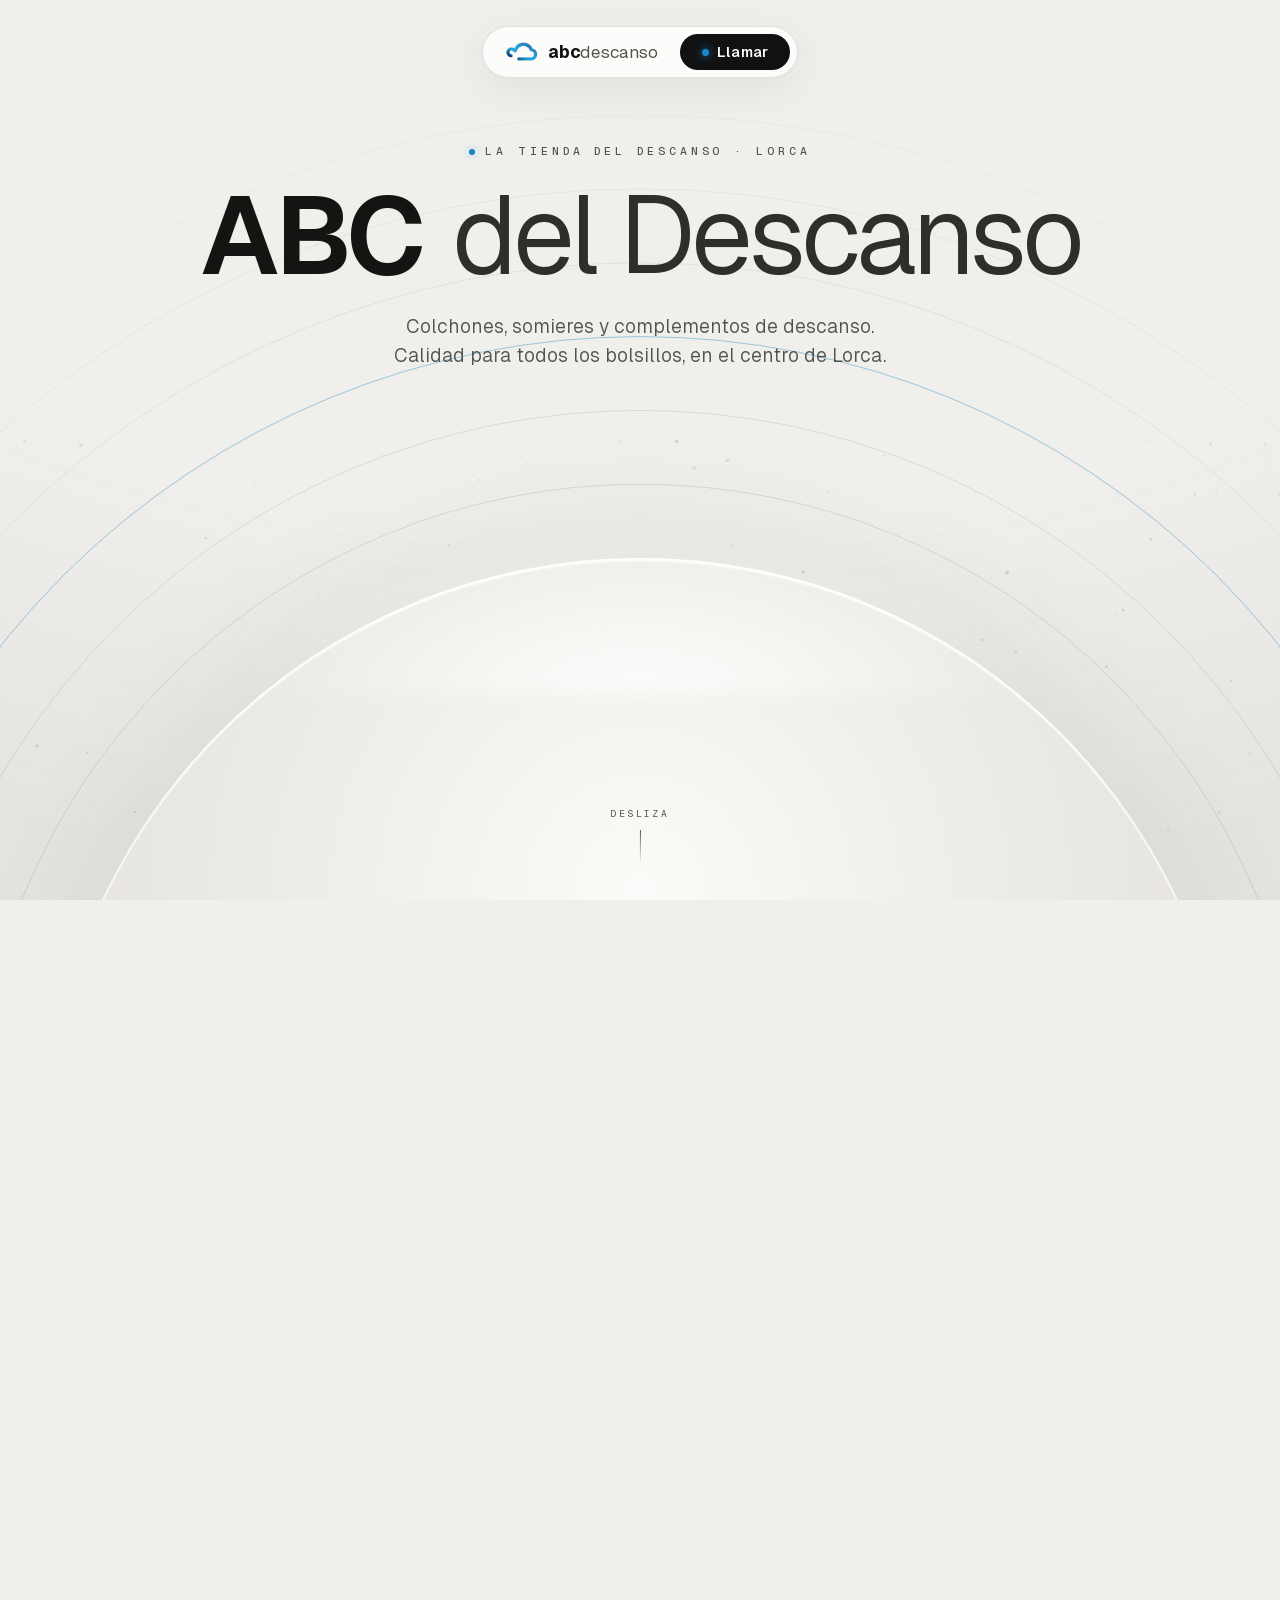
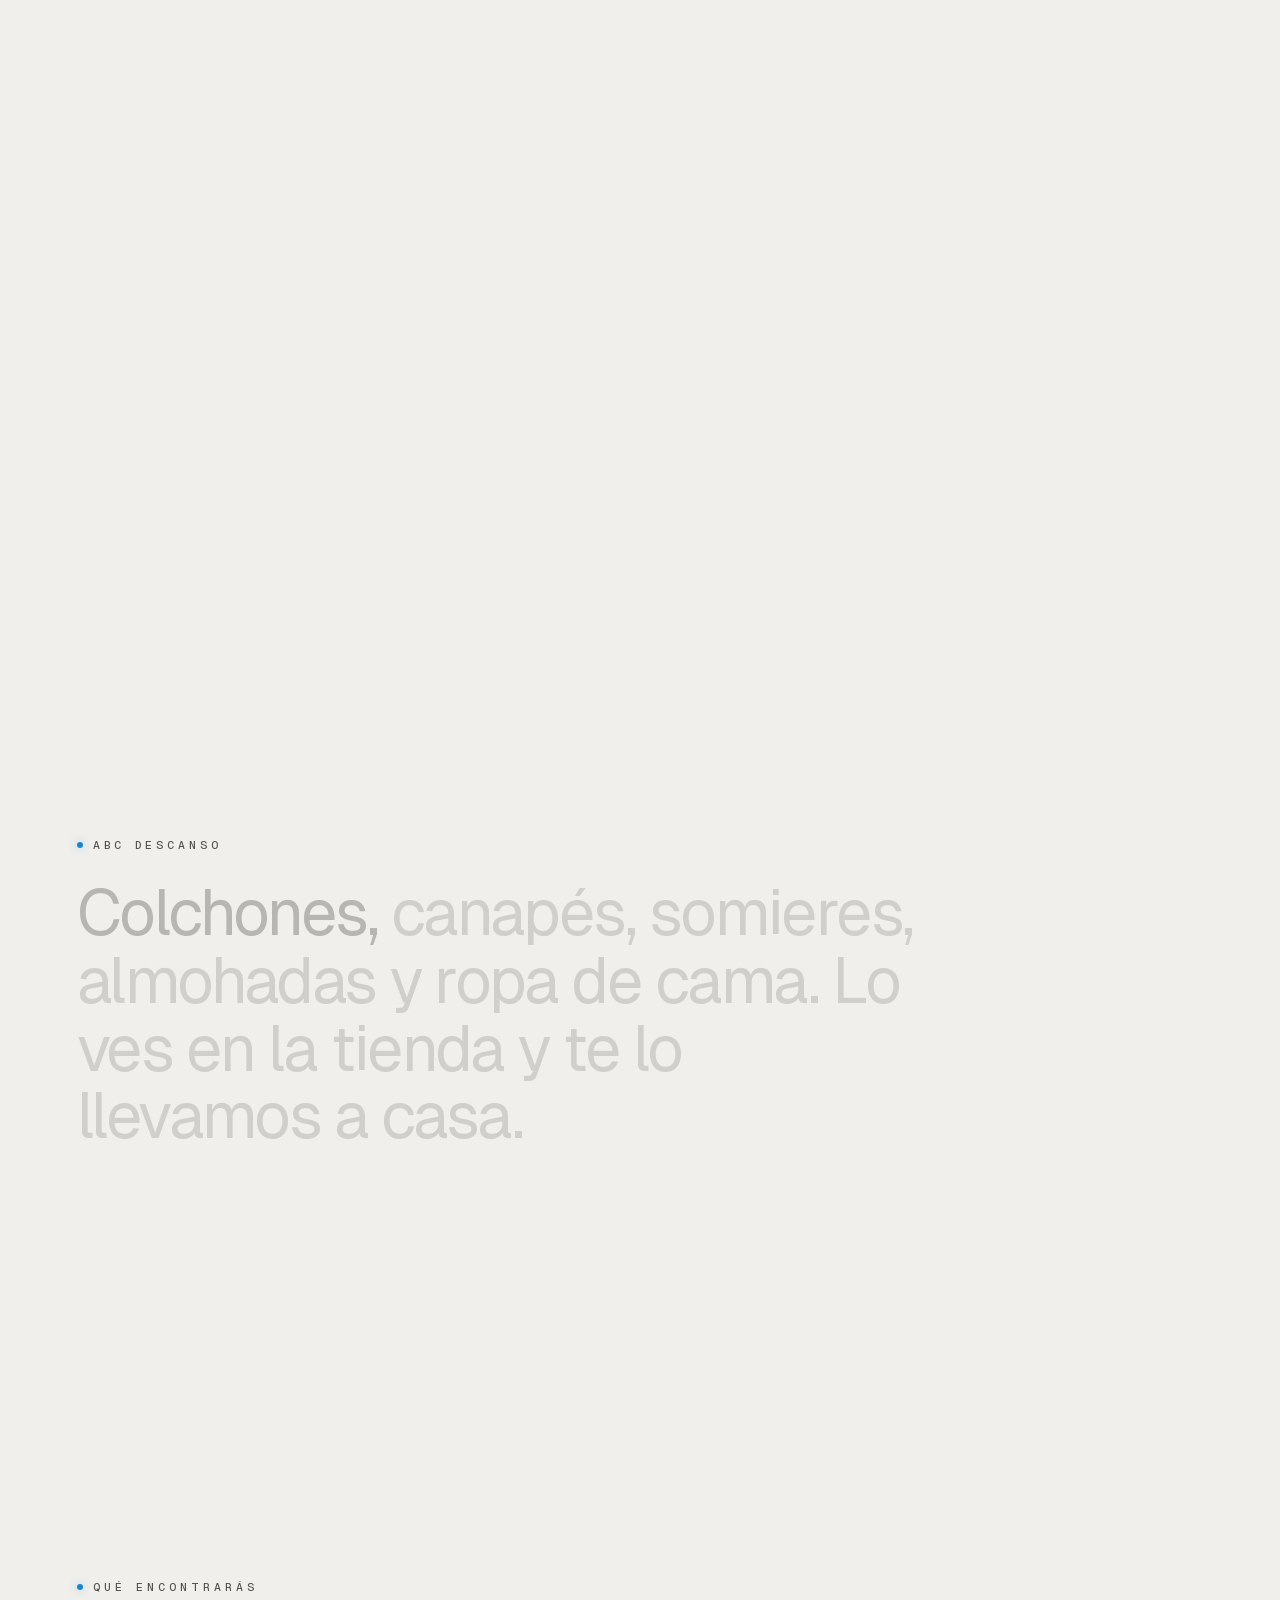
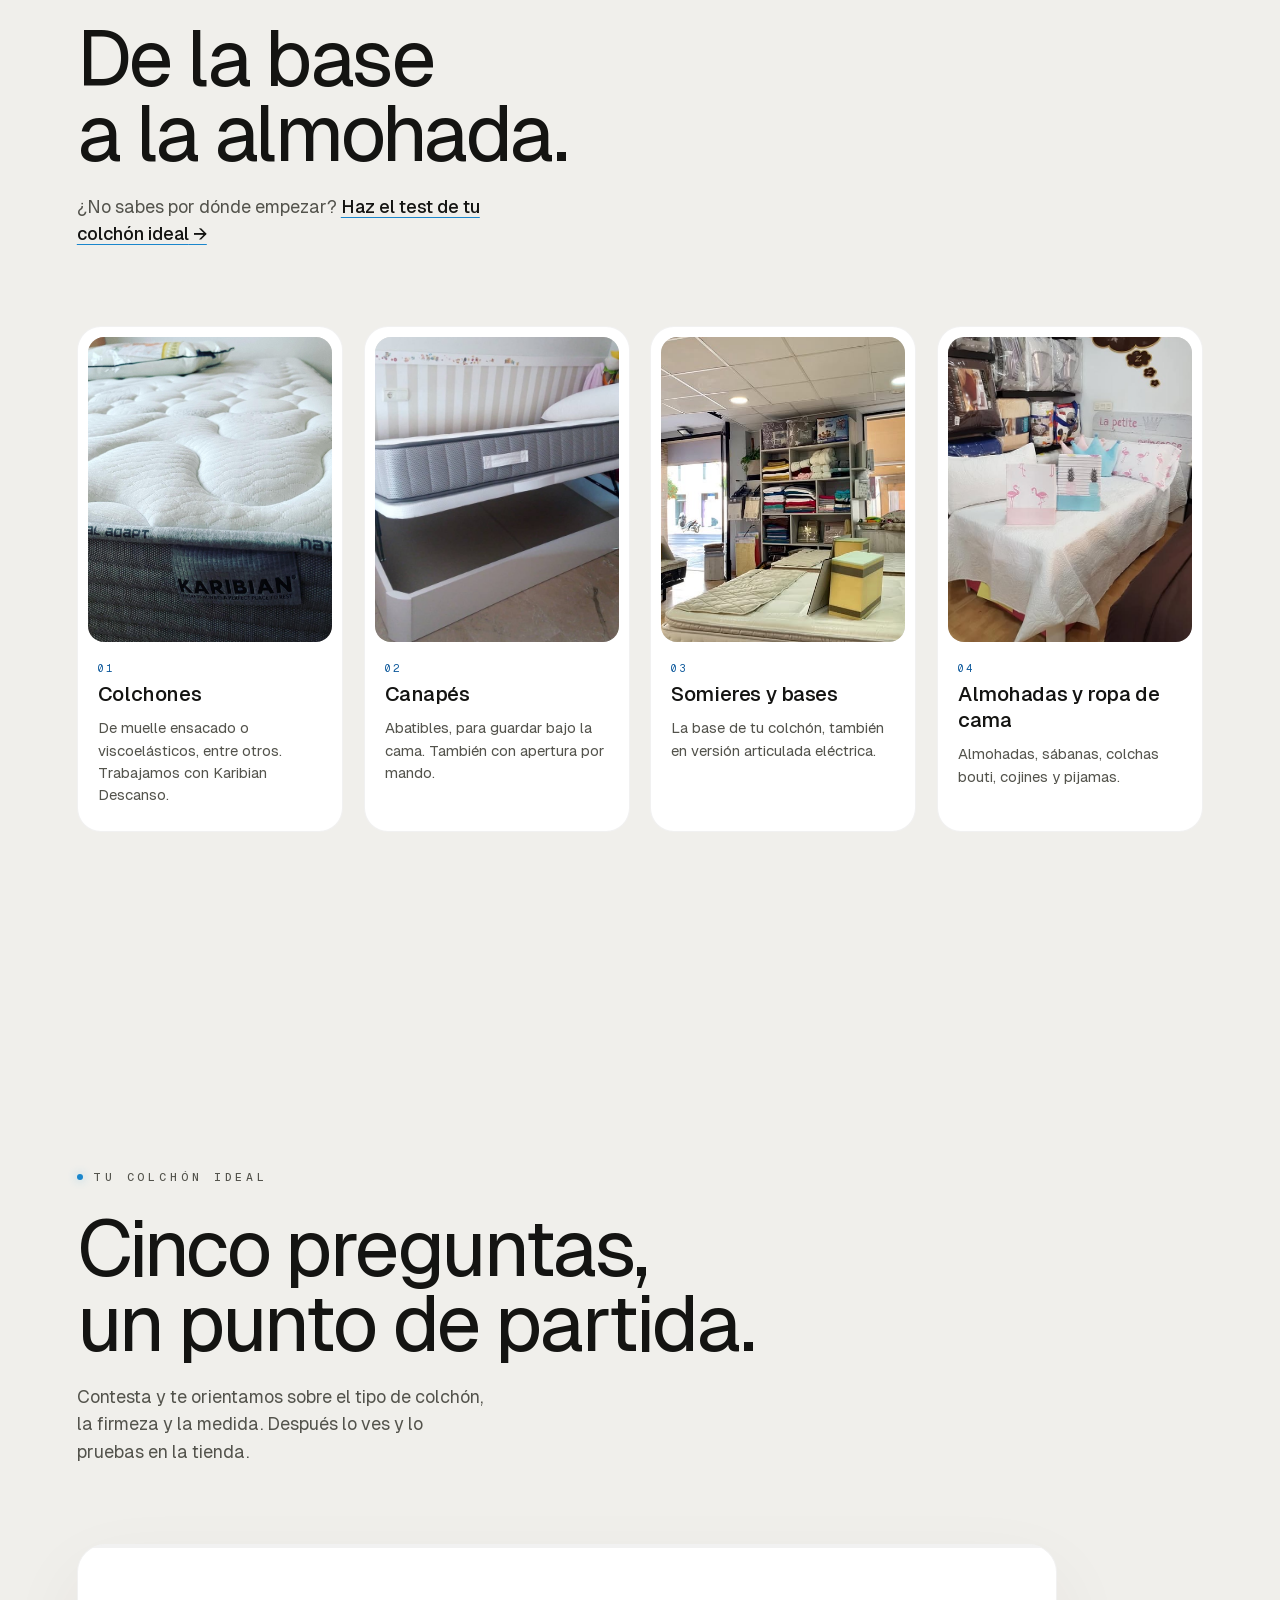
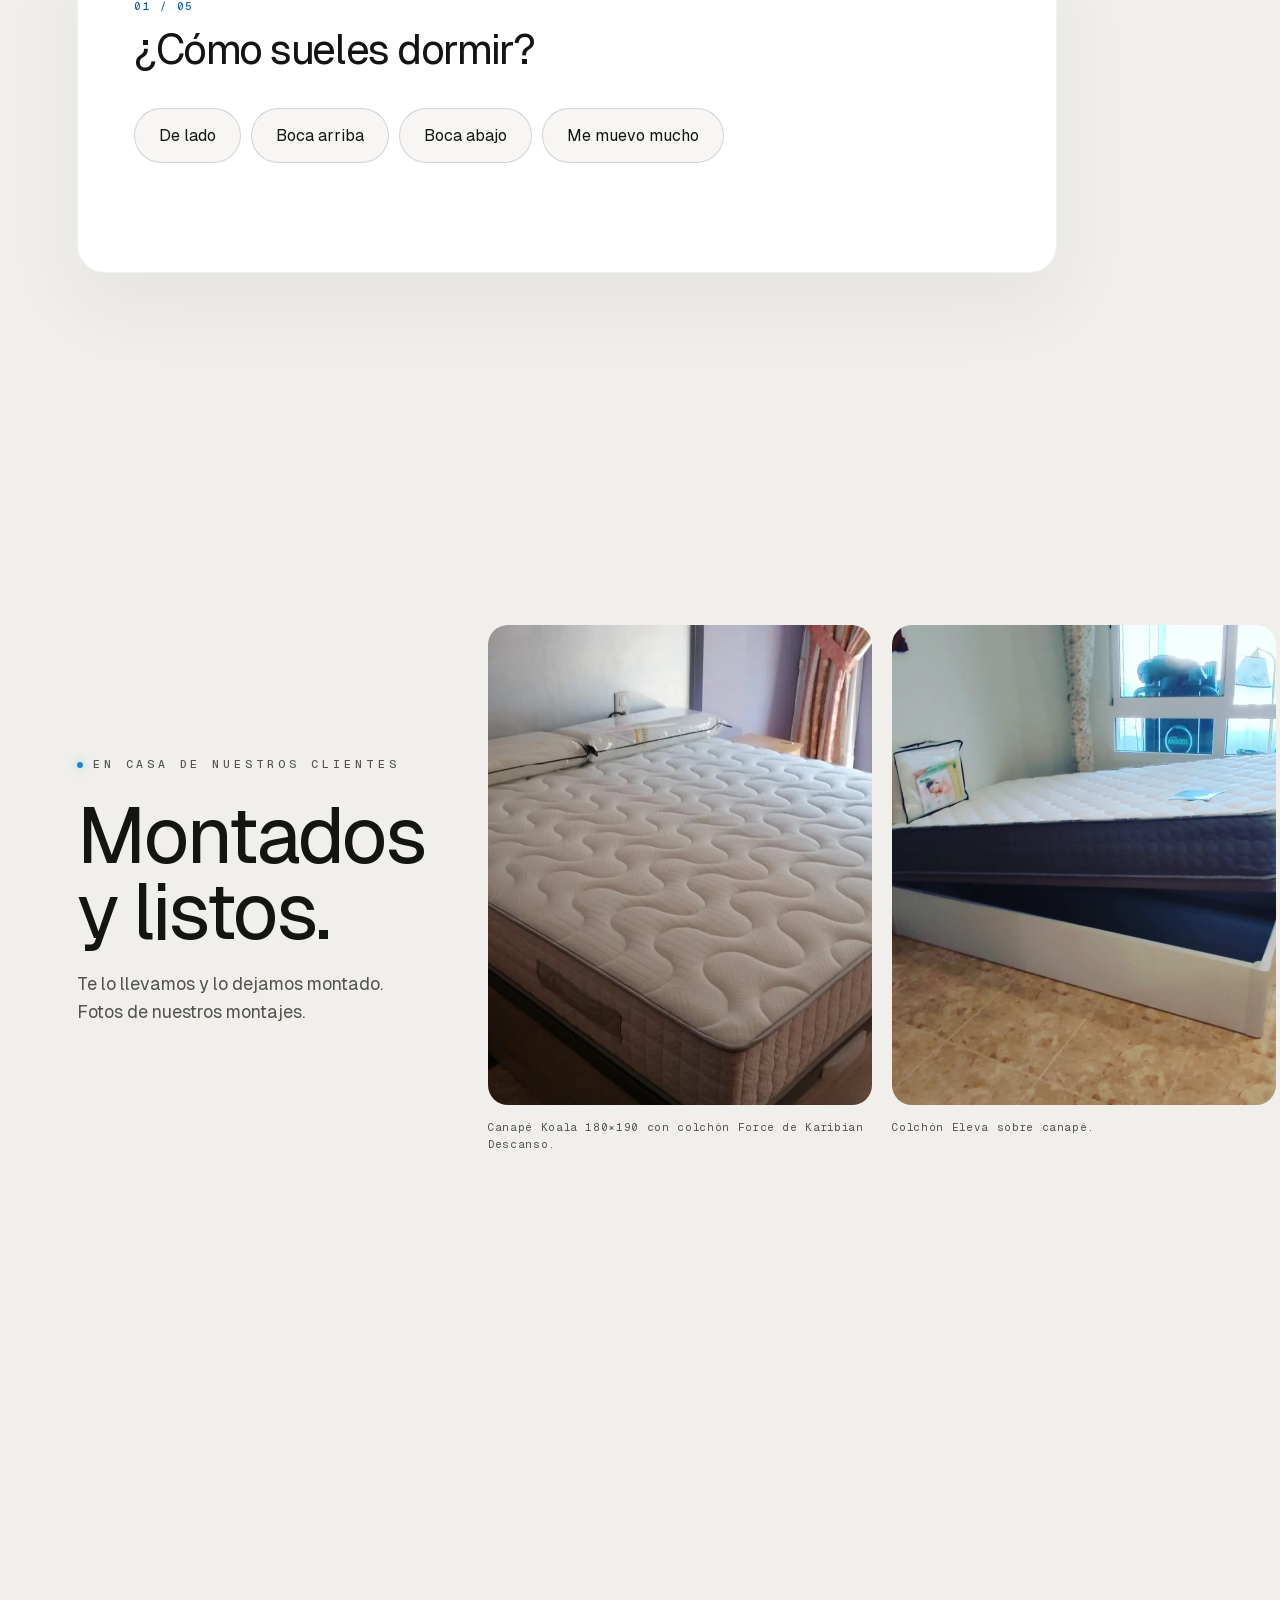
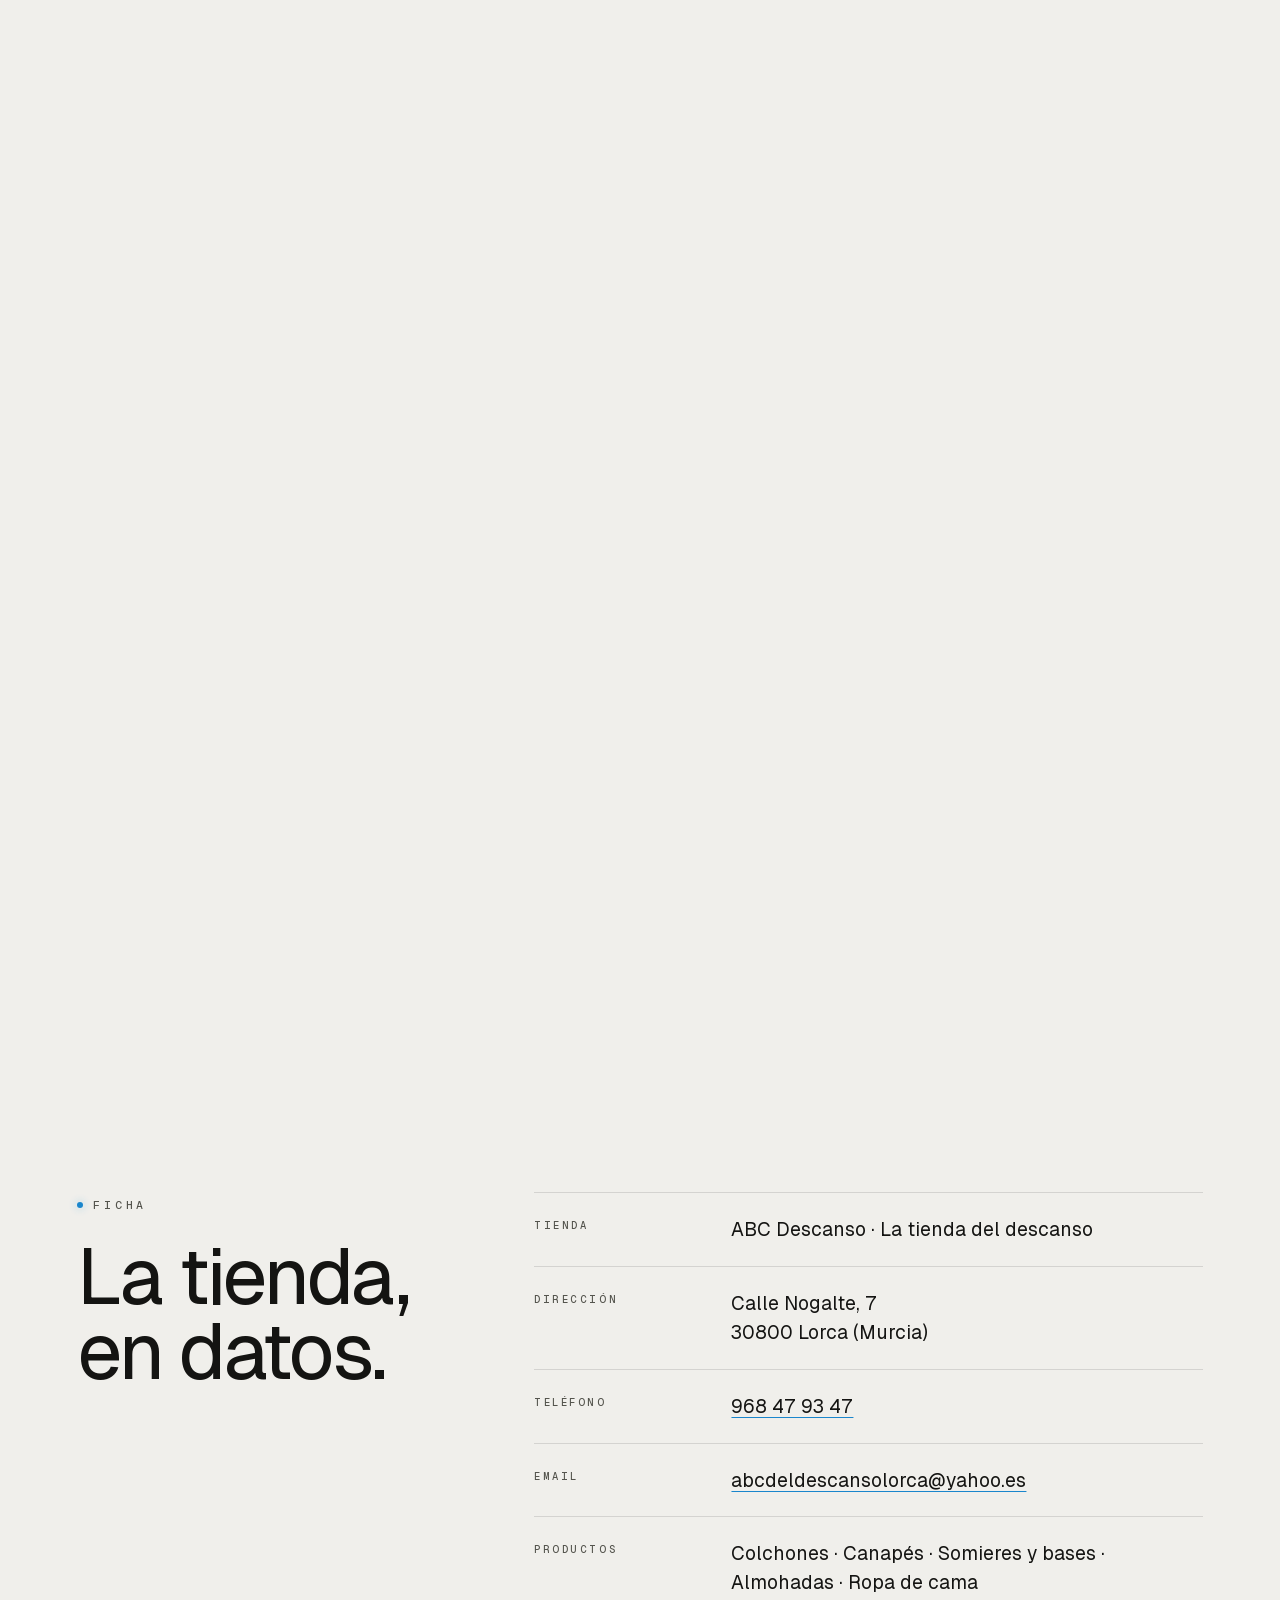
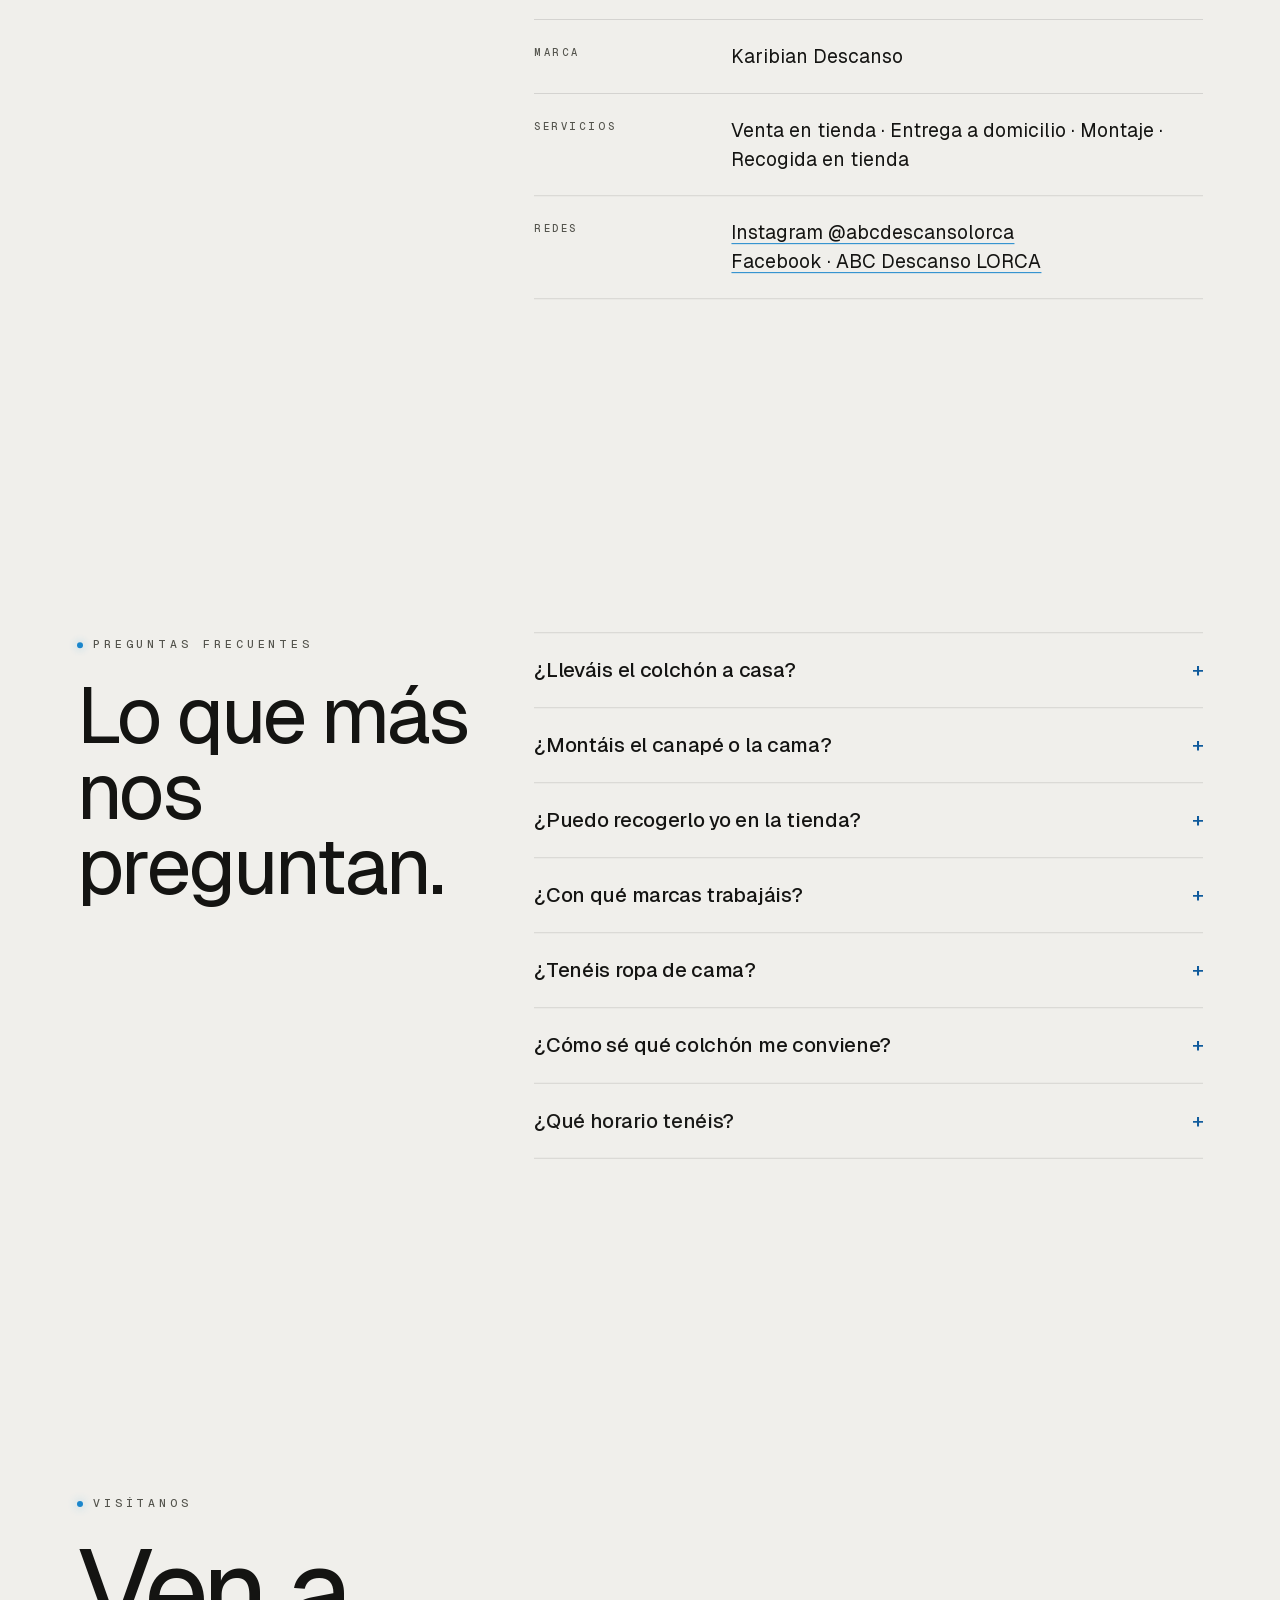
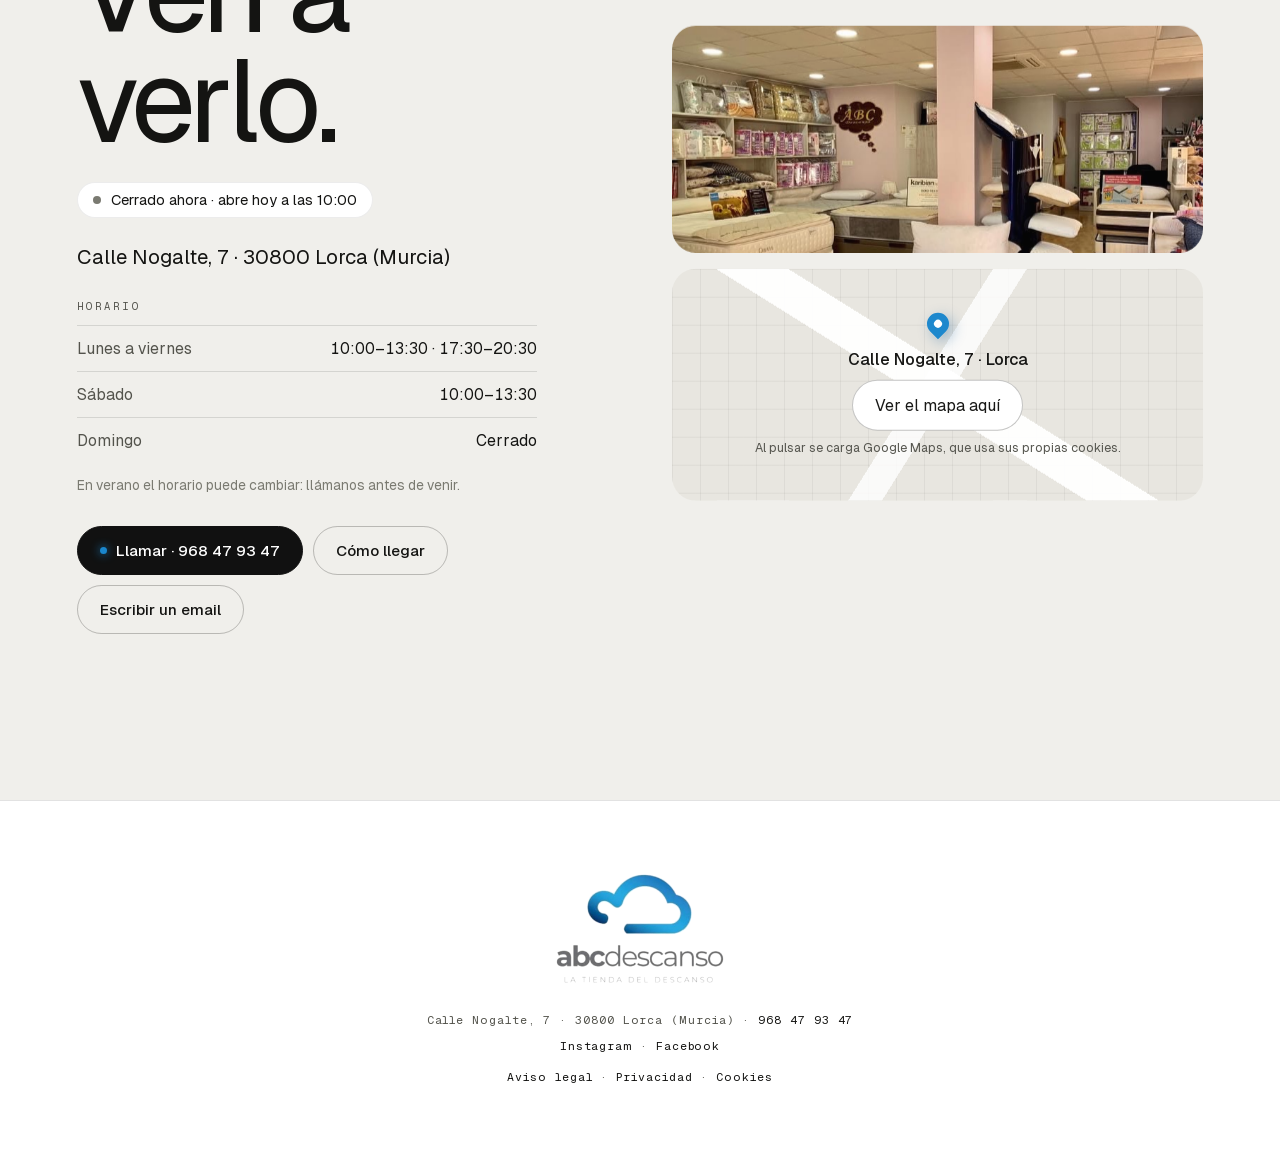
<file: index.html>
<!DOCTYPE html>
<html lang="es">
<head>
  <meta charset="UTF-8" />
  <meta name="viewport" content="width=device-width, initial-scale=1.0" />
  <title>ABC Descanso · La tienda del descanso en Lorca</title>
  <meta name="description" content="ABC Descanso, la tienda del descanso en Lorca: colchones, canapés, somieres, almohadas y ropa de cama. Entrega y montaje a domicilio. Calle Nogalte, 7 · 968 47 93 47." />
  <meta name="theme-color" content="#F0EFEB" />
  <meta name="robots" content="index, follow" />
  <!-- PENDIENTE: canonical y og:url cuando se confirme el dominio (abcdescanso.es no responde) -->

  <!-- Open Graph (datos reales) -->
  <meta property="og:type" content="business.business" />
  <meta property="og:title" content="ABC Descanso · La tienda del descanso" />
  <meta property="og:description" content="Colchones, canapés, somieres y ropa de cama en Lorca. Calle Nogalte, 7." />
  <!-- PENDIENTE: og:image con URL absoluta cuando haya dominio definitivo -->
  <meta property="og:image" content="img/og-abcdescanso.jpg" />
  <meta property="og:image:width" content="1200" />
  <meta property="og:image:height" content="630" />
  <meta property="og:locale" content="es_ES" />
  <meta name="twitter:card" content="summary_large_image" />

  <script type="application/ld+json">
    {
      "@context": "https://schema.org",
      "@type": "FAQPage",
      "mainEntity": [
        { "@type": "Question", "name": "¿Lleváis el colchón a casa?", "acceptedAnswer": { "@type": "Answer", "text": "Sí, hacemos entrega a domicilio. Llámanos y te contamos la zona y las condiciones." } },
        { "@type": "Question", "name": "¿Montáis el canapé o la cama?", "acceptedAnswer": { "@type": "Answer", "text": "Sí, hacemos montajes en casa. Pregúntanos las condiciones al comprar." } },
        { "@type": "Question", "name": "¿Puedo recogerlo yo en la tienda?", "acceptedAnswer": { "@type": "Answer", "text": "Sí, también puedes recogerlo en la tienda de Calle Nogalte, 7, en Lorca." } },
        { "@type": "Question", "name": "¿Con qué marcas trabajáis?", "acceptedAnswer": { "@type": "Answer", "text": "Trabajamos con Karibian Descanso. Pregúntanos por el resto del catálogo." } },
        { "@type": "Question", "name": "¿Tenéis ropa de cama?", "acceptedAnswer": { "@type": "Answer", "text": "Sí: almohadas, sábanas, colchas bouti, cojines y pijamas." } },
        { "@type": "Question", "name": "¿Cómo sé qué colchón me conviene?", "acceptedAnswer": { "@type": "Answer", "text": "Haz el test de tu colchón ideal en nuestra web para tener un punto de partida y ven a la tienda a verlos." } },
        { "@type": "Question", "name": "¿Qué horario tenéis?", "acceptedAnswer": { "@type": "Answer", "text": "De lunes a viernes de 10:00 a 13:30 y de 17:30 a 20:30; los sábados de 10:00 a 13:30; los domingos cerramos. En verano puede cambiar: llámanos antes de venir." } }
      ]
    }
  </script>

  <script type="application/ld+json">
    {
      "@context": "https://schema.org",
      "@type": "HomeGoodsStore",
      "name": "ABC Descanso",
      "alternateName": ["ABC del Descanso", "ABC Colchones Lorca"],
      "slogan": "La tienda del descanso",
      "image": "img/logo-abcdescanso.png",
      "telephone": "+34 968 47 93 47",
      "email": "abcdeldescansolorca@yahoo.es",
      "address": {
        "@type": "PostalAddress",
        "streetAddress": "Calle Nogalte, 7",
        "postalCode": "30800",
        "addressLocality": "Lorca",
        "addressRegion": "Murcia",
        "addressCountry": "ES"
      },
      "geo": { "@type": "GeoCoordinates", "latitude": 37.6724681, "longitude": -1.7004246 },
      "openingHoursSpecification": [
        { "@type": "OpeningHoursSpecification", "dayOfWeek": ["Monday", "Tuesday", "Wednesday", "Thursday", "Friday"], "opens": "10:00", "closes": "13:30" },
        { "@type": "OpeningHoursSpecification", "dayOfWeek": ["Monday", "Tuesday", "Wednesday", "Thursday", "Friday"], "opens": "17:30", "closes": "20:30" },
        { "@type": "OpeningHoursSpecification", "dayOfWeek": "Saturday", "opens": "10:00", "closes": "13:30" }
      ],
      "sameAs": ["https://www.instagram.com/abcdescansolorca/", "https://www.facebook.com/AbcDelDescansoLorca"]
    }
  </script>

  <link rel="icon" href="favicon.svg" type="image/svg+xml" />

  <!-- Fuentes alojadas en local -->
  <link rel="preload" href="fuentes/Geist-Variable.woff2" as="font" type="font/woff2" crossorigin />
  <link rel="preload" href="fuentes/GeistMono-Variable.woff2" as="font" type="font/woff2" crossorigin />
  <link rel="modulepreload" href="js/three/three.module.min.js" />
  <link rel="stylesheet" href="js/lenis.css" />
  <link rel="stylesheet" href="estilos.css" />

  <script type="importmap">
    {
      "imports": {
        "three": "./js/three/three.module.min.js",
        "three/addons/": "./js/three/addons/"
      }
    }
  </script>
</head>
<body>
  <!-- Pantalla de carga: la nube del logo mientras se prepara el 3D -->
  <div class="cargador" aria-hidden="true">
    <img class="cargador-nube" src="img/nube.png" alt="" width="400" height="228" />
    <span class="cargador-barra"><span></span></span>
  </div>

  <!-- Fondo: ondas suaves de partículas -->
  <canvas id="ondas" aria-hidden="true"></canvas>

  <!-- Escena: peana clara que asoma por abajo + arcos concéntricos -->
  <div class="escena" aria-hidden="true">
    <svg class="arcos" viewBox="0 0 1600 1600" preserveAspectRatio="xMidYMax meet" focusable="false"></svg>
    <div class="disco"></div>
    <div class="disco-brillo"></div>
  </div>

  <!-- Menú en píldora flotante -->
  <header class="pastilla" role="banner">
    <a class="marca" href="#portada" aria-label="ABC Descanso, inicio">
      <img class="marca-nube" src="img/nube.png" alt="" width="400" height="228" />
      <span class="marca-texto"><b>abc</b><span>descanso</span></span>
    </a>
    <a class="cta" href="tel:+34968479347">
      <span class="cta-punto" aria-hidden="true"></span>
      Llamar
    </a>
  </header>

  <main id="portada">
    <!-- Portada + despiece: la sección se queda fijada mientras se baja -->
    <section class="producto" aria-labelledby="titulo-portada">
      <div class="pin">
        <canvas id="render" role="img" aria-label="Colchón sobre somier de láminas que se separa en sus capas al bajar"></canvas>

        <div class="portada-texto">
          <p class="etiqueta"><span class="etiqueta-punto" aria-hidden="true"></span>La tienda del descanso · Lorca</p>
          <h1 class="nombre" id="titulo-portada">
            <span class="nombre-abc">ABC</span>
            <span class="nombre-dd">del Descanso</span>
          </h1>
          <p class="frase">Colchones, somieres y complementos de descanso. Calidad para todos los bolsillos, en el centro de Lorca.</p>
        </div>

        <div class="por-dentro">
          <p class="etiqueta"><span class="etiqueta-punto" aria-hidden="true"></span>Por dentro</p>
          <h2 class="por-dentro-titulo">Capa a capa.</h2>
          <p class="por-dentro-nota">Ilustración orientativa: las capas y los materiales varían según el modelo.</p>
        </div>

        <ol class="capas-etiquetas">
          <li data-capa="tejido"><span class="linea" aria-hidden="true"></span><span class="num">01</span><span class="nom">Tejido</span><span class="desc">La capa que tocas: la funda acolchada.</span></li>
          <li data-capa="acolchado"><span class="linea" aria-hidden="true"></span><span class="num">02</span><span class="nom">Acolchado</span><span class="desc">Capas de confort entre la funda y el núcleo.</span></li>
          <li data-capa="nucleo"><span class="linea" aria-hidden="true"></span><span class="num">03</span><span class="nom">Núcleo</span><span class="desc">El soporte: muelles o espumas, según el modelo.</span></li>
          <li data-capa="base"><span class="linea" aria-hidden="true"></span><span class="num">04</span><span class="nom">Base</span><span class="desc">La cara inferior que cierra el colchón.</span></li>
          <li data-capa="somier"><span class="linea" aria-hidden="true"></span><span class="num">05</span><span class="nom">Somier</span><span class="desc">La base de láminas sobre la que descansa todo.</span></li>
        </ol>

        <div class="pista" aria-hidden="true">
          <span class="pista-texto">Desliza</span>
          <span class="pista-linea"></span>
        </div>
      </div>
    </section>

    <!--
      Fuentes de los datos (todo real):
      · CRM de Ocean Digital Services (dirección, teléfono, email, servicios publicados).
      · Ficha de Google (horario L–V 10:00–13:30 / 17:30–20:30, sáb 10:00–13:30, dom cerrado).
      · Publicaciones propias de @abcdescansolorca y su página de Facebook (logo, lema, fotos,
        productos, Karibian Descanso, canapé Koala con mando, montajes en casa).
      PENDIENTE de confirmar con el propietario: catálogo y marcas vigentes, zonas y condiciones
      de entrega y montaje, horario de verano, si sigue abierta la tienda de Avenida Europa,
      precios/ofertas y datos legales (titular, NIF) para aviso legal y privacidad.
      Opiniones: FUERA. Google 3,4/5 (16 reseñas, mixtas y sin verificar); no se citan reseñas
      sueltas sin el visto bueno del propietario.
    -->

    <!-- Manifiesto: el texto se ilumina palabra a palabra al bajar -->
    <section class="manifiesto" aria-label="Sobre la tienda">
      <p class="etiqueta"><span class="etiqueta-punto" aria-hidden="true"></span>ABC Descanso</p>
      <p class="manifiesto-texto" data-revela-palabras>Colchones, canapés, somieres, almohadas y ropa de cama. Lo ves en la tienda y te lo llevamos a casa.</p>
    </section>

    <!-- Qué encontrarás -->
    <section class="catalogo" id="productos" aria-labelledby="titulo-catalogo">
      <header class="cabecera">
        <p class="etiqueta"><span class="etiqueta-punto" aria-hidden="true"></span>Qué encontrarás</p>
        <h2 class="titulo" id="titulo-catalogo">De la base<br />a la almohada.</h2>
        <p class="cabecera-txt">¿No sabes por dónde empezar? <a class="enlace-flecha" href="#asistente">Haz el test de tu colchón ideal</a></p>
      </header>
      <div class="tarjetas">
        <article class="tarjeta revela">
          <figure class="foto"><img src="img/colchon-karibian.jpg" alt="Detalle de un colchón Karibian con tejido acolchado" width="1000" height="1250" loading="lazy" decoding="async" /></figure>
          <p class="tarjeta-num">01</p>
          <h3 class="tarjeta-nom">Colchones</h3>
          <p class="tarjeta-txt">De muelle ensacado o viscoelásticos, entre otros. Trabajamos con Karibian Descanso.</p>
        </article>
        <article class="tarjeta revela">
          <figure class="foto"><img src="img/canape-abatible.jpg" alt="Canapé abatible abierto con el colchón levantado, montado en un dormitorio" width="900" height="900" loading="lazy" decoding="async" /></figure>
          <p class="tarjeta-num">02</p>
          <h3 class="tarjeta-nom">Canapés</h3>
          <p class="tarjeta-txt">Abatibles, para guardar bajo la cama. También con apertura por mando.</p>
        </article>
        <article class="tarjeta revela">
          <figure class="foto"><img src="img/tienda-interior.jpg" alt="Interior de la tienda con colchones expuestos sobre sus bases" width="843" height="632" loading="lazy" decoding="async" /></figure>
          <p class="tarjeta-num">03</p>
          <h3 class="tarjeta-nom">Somieres y bases</h3>
          <p class="tarjeta-txt">La base de tu colchón, también en versión articulada eléctrica.</p>
        </article>
        <article class="tarjeta revela">
          <figure class="foto"><img src="img/ropa-de-cama.jpg" alt="Expositor de ropa de cama con colchas, cojines y el rótulo de ABC Descanso" width="640" height="853" loading="lazy" decoding="async" /></figure>
          <p class="tarjeta-num">04</p>
          <h3 class="tarjeta-nom">Almohadas y ropa de cama</h3>
          <p class="tarjeta-txt">Almohadas, sábanas, colchas bouti, cojines y pijamas.</p>
        </article>
      </div>
    </section>

    <!-- Asistente: cinco preguntas → tipo, firmeza y medida orientativos (criterios generales, sin datos de producto) -->
    <section class="asistente" id="asistente" aria-labelledby="titulo-asistente">
      <header class="cabecera">
        <p class="etiqueta"><span class="etiqueta-punto" aria-hidden="true"></span>Tu colchón ideal</p>
        <h2 class="titulo" id="titulo-asistente">Cinco preguntas,<br />un punto de partida.</h2>
        <p class="cabecera-txt">Contesta y te orientamos sobre el tipo de colchón, la firmeza y la medida. Después lo ves y lo pruebas en la tienda.</p>
      </header>

      <div class="test" data-test>
        <div class="test-barra" aria-hidden="true"><span data-test-progreso></span></div>

        <fieldset class="paso" data-paso="postura">
          <legend><span class="paso-num">01 / 05</span>¿Cómo sueles dormir?</legend>
          <div class="opciones">
            <button type="button" class="opcion" data-valor="lado">De lado</button>
            <button type="button" class="opcion" data-valor="arriba">Boca arriba</button>
            <button type="button" class="opcion" data-valor="abajo">Boca abajo</button>
            <button type="button" class="opcion" data-valor="variado">Me muevo mucho</button>
          </div>
        </fieldset>

        <fieldset class="paso" data-paso="pareja" hidden>
          <legend><span class="paso-num">02 / 05</span>¿Duermes solo o en pareja?</legend>
          <div class="opciones">
            <button type="button" class="opcion" data-valor="solo">Solo</button>
            <button type="button" class="opcion" data-valor="pareja">En pareja</button>
          </div>
        </fieldset>

        <fieldset class="paso" data-paso="calor" hidden>
          <legend><span class="paso-num">03 / 05</span>¿Pasas calor por la noche?</legend>
          <div class="opciones">
            <button type="button" class="opcion" data-valor="si">Sí, bastante</button>
            <button type="button" class="opcion" data-valor="aveces">A veces</button>
            <button type="button" class="opcion" data-valor="no">No</button>
          </div>
        </fieldset>

        <fieldset class="paso" data-paso="firmeza" hidden>
          <legend><span class="paso-num">04 / 05</span>¿Cómo te gusta el colchón?</legend>
          <div class="opciones">
            <button type="button" class="opcion" data-valor="blando">Más blando</button>
            <button type="button" class="opcion" data-valor="intermedio">Intermedio</button>
            <button type="button" class="opcion" data-valor="firme">Más firme</button>
            <button type="button" class="opcion" data-valor="nose">No lo sé</button>
          </div>
        </fieldset>

        <fieldset class="paso" data-paso="medida" hidden>
          <legend><span class="paso-num">05 / 05</span>¿Qué medida necesitas?</legend>
          <div class="opciones opciones-medida">
            <button type="button" class="opcion" data-valor="90 × 190 cm">90 × 190</button>
            <button type="button" class="opcion" data-valor="105 × 190 cm">105 × 190</button>
            <button type="button" class="opcion" data-valor="135 × 190 cm">135 × 190</button>
            <button type="button" class="opcion" data-valor="150 × 190 cm">150 × 190</button>
            <button type="button" class="opcion" data-valor="160 × 200 cm">160 × 200</button>
            <button type="button" class="opcion" data-valor="180 × 200 cm">180 × 200</button>
            <button type="button" class="opcion" data-valor="otra">Otra / no lo sé</button>
          </div>
        </fieldset>

        <div class="resultado" data-resultado hidden tabindex="-1">
          <p class="paso-num">Tu punto de partida</p>
          <div class="resultado-fichas">
            <div><span>Tipo</span><strong data-r="tipo"></strong></div>
            <div><span>Firmeza</span><strong data-r="firmeza"></strong></div>
            <div><span>Medida</span><strong data-r="medida"></strong></div>
          </div>
          <ul class="resultado-motivos" data-r="motivos"></ul>
          <p class="resultado-nota">Es una orientación general, no una prescripción. En la tienda te enseñamos opciones para que las veas y las pruebes antes de decidir.</p>
          <div class="botones">
            <a class="boton boton-principal" href="tel:+34968479347"><span class="cta-punto" aria-hidden="true"></span>Llamar · 968 47 93 47</a>
            <a class="boton" data-r="email" href="mailto:abcdeldescansolorca@yahoo.es">Enviar mis respuestas</a>
            <button type="button" class="boton" data-test-reiniciar>Volver a empezar</button>
          </div>
        </div>

        <div class="test-pie">
          <button type="button" class="test-atras" data-test-atras hidden>← Atrás</button>
          <p class="test-aviso" aria-live="polite" data-test-aviso></p>
        </div>
      </div>
    </section>

    <!-- Montajes reales (fotos de su Instagram) -->
    <section class="montajes" id="montajes" aria-labelledby="titulo-montajes">
      <div class="montajes-pin">
        <header class="cabecera montajes-cab">
          <p class="etiqueta"><span class="etiqueta-punto" aria-hidden="true"></span>En casa de nuestros clientes</p>
          <h2 class="titulo" id="titulo-montajes">Montados<br />y listos.</h2>
          <p class="cabecera-txt">Te lo llevamos y lo dejamos montado. Fotos de nuestros montajes.</p>
        </header>
        <div class="montajes-pista">
          <figure class="montaje"><img src="img/canape-koala.jpg" alt="Canapé Koala de 180×190 con colchón Force de Karibian Descanso en un dormitorio" width="792" height="792" loading="lazy" decoding="async" /><figcaption>Canapé Koala 180×190 con colchón Force de Karibian Descanso.</figcaption></figure>
          <figure class="montaje"><img src="img/colchon-eleva.jpg" alt="Colchón Eleva sobre canapé en un dormitorio" width="900" height="900" loading="lazy" decoding="async" /><figcaption>Colchón Eleva sobre canapé.</figcaption></figure>
          <figure class="montaje"><img src="img/dormitorio-cabecero.jpg" alt="Dormitorio con colchón sobre canapé y cabecero tallado" width="900" height="900" loading="lazy" decoding="async" /><figcaption>Dormitorio junto a DGALA Interiorismo.</figcaption></figure>
          <figure class="montaje"><img src="img/colchon-gris.jpg" alt="Colchón gris de acolchado hexagonal sobre canapé de madera" width="900" height="1125" loading="lazy" decoding="async" /><figcaption>Montaje de colchón y canapé.</figcaption></figure>
          <figure class="montaje"><img src="img/colchon-individual.jpg" alt="Colchón individual montado en un dormitorio" width="900" height="900" loading="lazy" decoding="async" /><figcaption>Colchón individual.</figcaption></figure>
        </div>
      </div>
    </section>

    <!-- Ficha de la tienda: solo datos confirmados -->
    <section class="ficha" id="ficha" aria-labelledby="titulo-ficha">
      <header class="cabecera">
        <p class="etiqueta"><span class="etiqueta-punto" aria-hidden="true"></span>Ficha</p>
        <h2 class="titulo" id="titulo-ficha">La tienda,<br />en datos.</h2>
      </header>
      <dl class="ficha-lista">
        <div class="ficha-fila revela"><dt>Tienda</dt><dd>ABC Descanso · La tienda del descanso</dd></div>
        <div class="ficha-fila revela"><dt>Dirección</dt><dd>Calle Nogalte, 7<br />30800 Lorca (Murcia)</dd></div>
        <div class="ficha-fila revela"><dt>Teléfono</dt><dd><a href="tel:+34968479347">968 47 93 47</a></dd></div>
        <div class="ficha-fila revela"><dt>Email</dt><dd><a href="mailto:abcdeldescansolorca@yahoo.es">abcdeldescansolorca@yahoo.es</a></dd></div>
        <div class="ficha-fila revela"><dt>Productos</dt><dd>Colchones · Canapés · Somieres y bases · Almohadas · Ropa de cama</dd></div>
        <div class="ficha-fila revela"><dt>Marca</dt><dd>Karibian Descanso</dd></div>
        <div class="ficha-fila revela"><dt>Servicios</dt><dd>Venta en tienda · Entrega a domicilio · Montaje · Recogida en tienda</dd></div>
        <div class="ficha-fila revela"><dt>Redes</dt><dd><a href="https://www.instagram.com/abcdescansolorca/" rel="noopener" target="_blank">Instagram @abcdescansolorca</a><br /><a href="https://www.facebook.com/AbcDelDescansoLorca" rel="noopener" target="_blank">Facebook · ABC Descanso LORCA</a></dd></div>
      </dl>
    </section>

    <!-- Preguntas frecuentes: solo respuestas confirmadas (CRM, Google, sus redes) -->
    <section class="faq" id="preguntas" aria-labelledby="titulo-faq">
      <header class="cabecera">
        <p class="etiqueta"><span class="etiqueta-punto" aria-hidden="true"></span>Preguntas frecuentes</p>
        <h2 class="titulo" id="titulo-faq">Lo que más<br />nos preguntan.</h2>
      </header>
      <div class="faq-lista">
        <details class="faq-item revela">
          <summary>¿Lleváis el colchón a casa?</summary>
          <p>Sí, hacemos entrega a domicilio. Llámanos y te contamos la zona y las condiciones.</p>
        </details>
        <details class="faq-item revela">
          <summary>¿Montáis el canapé o la cama?</summary>
          <p>Sí, hacemos montajes en casa; en nuestro Instagram tienes algunos. Pregúntanos las condiciones al comprar.</p>
        </details>
        <details class="faq-item revela">
          <summary>¿Puedo recogerlo yo en la tienda?</summary>
          <p>Sí, también puedes recogerlo en la tienda de Calle Nogalte, 7, en Lorca.</p>
        </details>
        <details class="faq-item revela">
          <summary>¿Con qué marcas trabajáis?</summary>
          <p>Trabajamos con Karibian Descanso. Pregúntanos por el resto del catálogo.</p>
        </details>
        <details class="faq-item revela">
          <summary>¿Tenéis ropa de cama?</summary>
          <p>Sí: almohadas, sábanas, colchas bouti, cojines y pijamas.</p>
        </details>
        <details class="faq-item revela">
          <summary>¿Cómo sé qué colchón me conviene?</summary>
          <p>Haz el <a href="#asistente">test de tu colchón ideal</a> para tener un punto de partida y ven a la tienda a verlos.</p>
        </details>
        <details class="faq-item revela">
          <summary>¿Qué horario tenéis?</summary>
          <p>De lunes a viernes de 10:00 a 13:30 y de 17:30 a 20:30; los sábados de 10:00 a 13:30; los domingos cerramos. En verano puede cambiar: llámanos antes de venir.</p>
        </details>
      </div>
    </section>

    <!-- Visítanos -->
    <section class="visita" id="visitanos" aria-labelledby="titulo-visita">
      <div class="visita-texto">
        <p class="etiqueta"><span class="etiqueta-punto" aria-hidden="true"></span>Visítanos</p>
        <h2 class="titulo titulo-grande" id="titulo-visita">Ven a verlo.</h2>
        <p class="estado" data-estado hidden><span class="estado-punto" aria-hidden="true"></span><span data-estado-texto></span></p>
        <p class="visita-dir">Calle Nogalte, 7 · 30800 Lorca (Murcia)</p>
        <table class="horario">
          <caption>Horario</caption>
          <tbody>
            <tr><th scope="row">Lunes a viernes</th><td>10:00–13:30 · 17:30–20:30</td></tr>
            <tr><th scope="row">Sábado</th><td>10:00–13:30</td></tr>
            <tr><th scope="row">Domingo</th><td>Cerrado</td></tr>
          </tbody>
        </table>
        <p class="visita-nota">En verano el horario puede cambiar: llámanos antes de venir.</p>
        <div class="botones">
          <a class="boton boton-principal" href="tel:+34968479347"><span class="cta-punto" aria-hidden="true"></span>Llamar · 968 47 93 47</a>
          <a class="boton" href="https://www.google.com/maps/dir/?api=1&amp;destination=ABC%20Descanso%2C%20Calle%20Nogalte%207%2C%2030800%20Lorca" rel="noopener" target="_blank">Cómo llegar</a>
          <a class="boton" href="mailto:abcdeldescansolorca@yahoo.es">Escribir un email</a>
        </div>
      </div>
      <div class="visita-medios">
        <figure class="foto visita-foto revela"><img src="img/tienda-almohadas.jpg" alt="Interior de ABC Descanso con almohadas, ropa de cama y el rótulo de la tienda" width="843" height="360" loading="lazy" decoding="async" /></figure>
        <!-- El mapa de Google solo se carga si se pulsa (no pone cookies de terceros antes) -->
        <div class="mapa revela" data-mapa>
          <div class="mapa-portada">
            <span class="mapa-pin" aria-hidden="true"></span>
            <p class="mapa-dir">Calle Nogalte, 7 · Lorca</p>
            <button type="button" class="boton" data-cargar-mapa>Ver el mapa aquí</button>
            <p class="mapa-nota">Al pulsar se carga Google Maps, que usa sus propias cookies.</p>
          </div>
        </div>
      </div>
    </section>

    <footer class="pie">
      <img class="pie-logo" src="img/logo-abcdescanso.png" alt="ABC Descanso, la tienda del descanso" width="592" height="385" loading="lazy" />
      <p class="pie-datos">Calle Nogalte, 7 · 30800 Lorca (Murcia) · <a href="tel:+34968479347">968 47 93 47</a></p>
      <p class="pie-datos pie-redes"><a href="https://www.instagram.com/abcdescansolorca/" rel="noopener" target="_blank">Instagram</a> · <a href="https://www.facebook.com/AbcDelDescansoLorca" rel="noopener" target="_blank">Facebook</a></p>
      <p class="pie-datos pie-legal"><a href="aviso-legal.html">Aviso legal</a> · <a href="privacidad.html">Privacidad</a> · <a href="cookies.html">Cookies</a></p>
    </footer>
  </main>

  <script src="js/gsap.min.js"></script>
  <script src="js/ScrollTrigger.min.js"></script>
  <script src="js/lenis.min.js"></script>
  <script src="app.js"></script>
  <script type="module" src="render.js"></script>
</body>
</html>
</file>
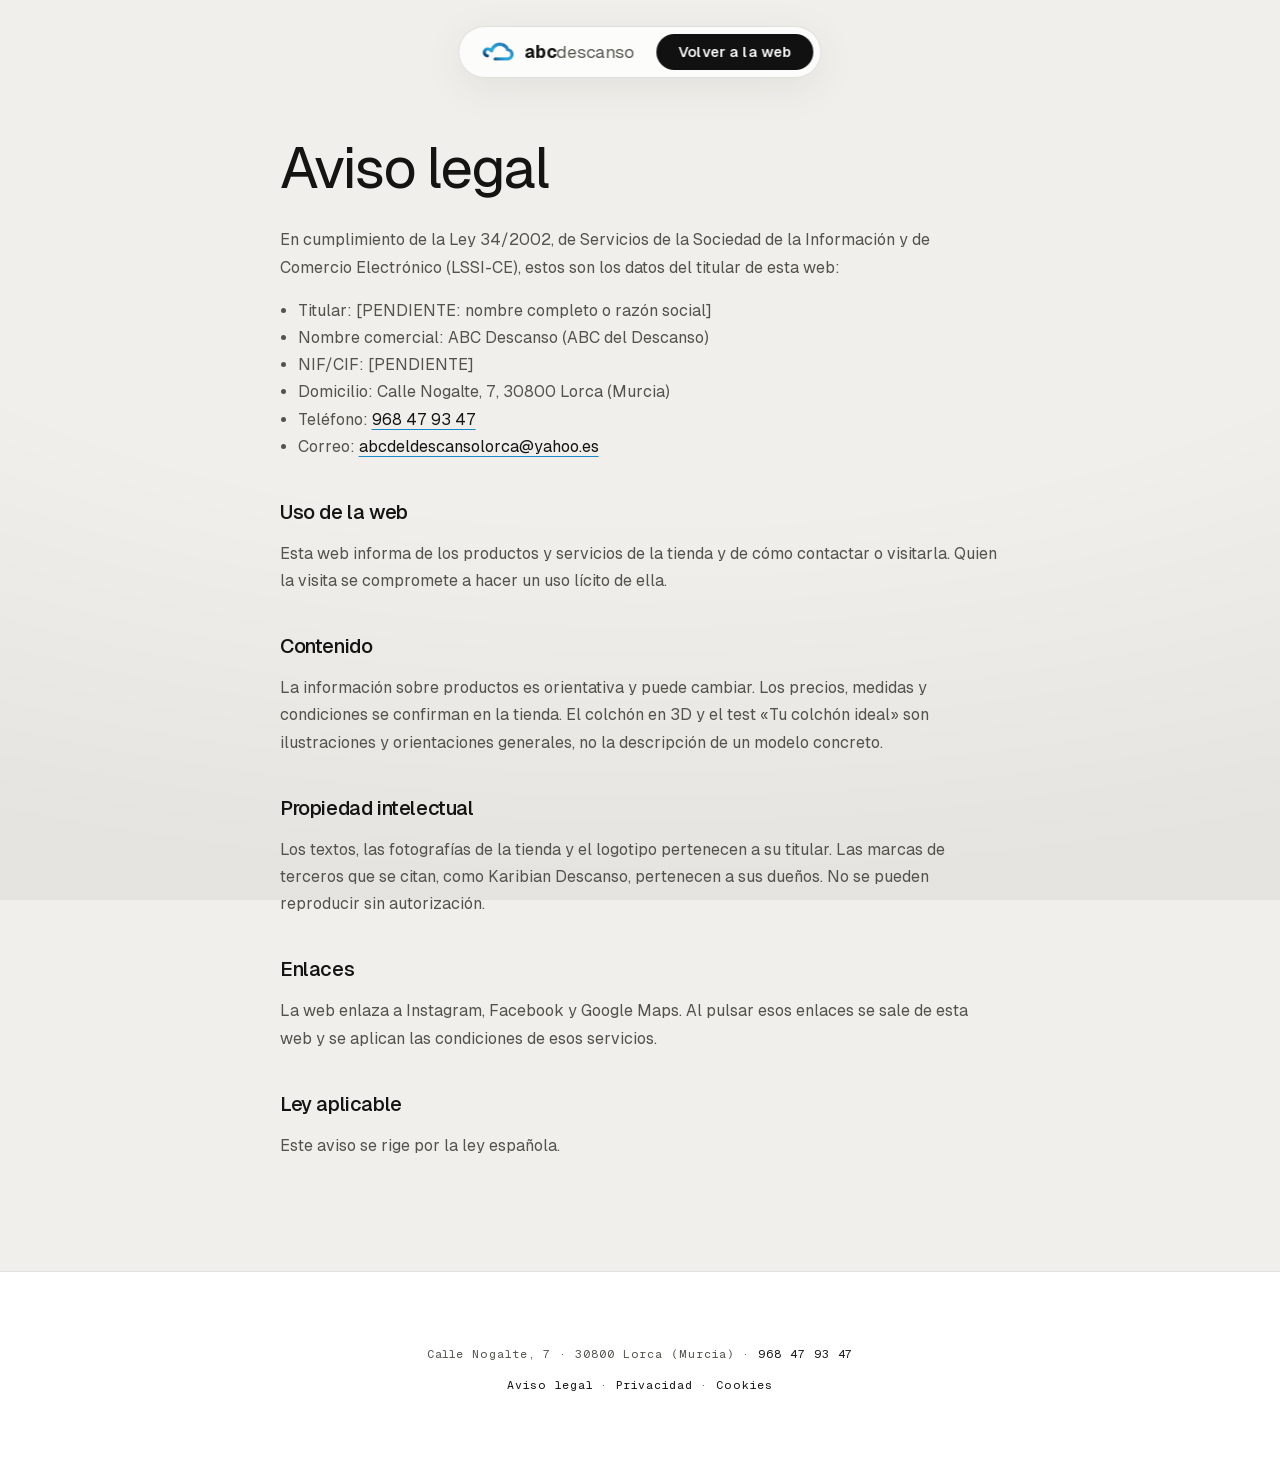
<file: aviso-legal.html>
<!DOCTYPE html>
<html lang="es">
<head>
  <meta charset="UTF-8" />
  <meta name="viewport" content="width=device-width, initial-scale=1.0" />
  <title>Aviso legal · ABC Descanso</title>
  <meta name="robots" content="noindex" />
  <meta name="theme-color" content="#F0EFEB" />
  <link rel="icon" href="favicon.svg" type="image/svg+xml" />
  <link rel="stylesheet" href="estilos.css" />
  <style>
    .legal { position: relative; z-index: 5; max-width: 760px; margin: 0 auto; padding: 140px 20px 96px; }
    .legal h1 { margin: 0 0 0.5em; font-size: clamp(2.2rem, 6vw, 3.6rem); font-weight: 420; letter-spacing: -0.04em; line-height: 1; }
    .legal h2 { margin: 2em 0 0.5em; font-size: 1.25rem; font-weight: 520; letter-spacing: -0.02em; }
    .legal p, .legal li { line-height: 1.7; color: var(--niebla); }
    .legal ul { padding-left: 1.1em; }
    .legal a { color: var(--hueso); text-decoration-color: var(--azul); text-underline-offset: 4px; }
    .legal .actualizado { font-family: var(--mono); font-size: 0.7rem; letter-spacing: 0.18em; text-transform: uppercase; color: var(--tenue); }
  </style>
</head>
<body>
  <header class="pastilla" role="banner">
    <a class="marca" href="index.html" aria-label="ABC Descanso, inicio">
      <img class="marca-nube" src="img/nube.png" alt="" width="400" height="228" />
      <span class="marca-texto"><b>abc</b><span>descanso</span></span>
    </a>
    <a class="cta" href="index.html">Volver a la web</a>
  </header>
  <main class="legal">
    <h1>Aviso legal</h1>
    <!-- [PENDIENTE: nombre completo o razón social del titular y NIF/CIF] -->
    <p>En cumplimiento de la Ley 34/2002, de Servicios de la Sociedad de la Información y de Comercio Electrónico (LSSI-CE), estos son los datos del titular de esta web:</p>
    <ul>
      <li>Titular: [PENDIENTE: nombre completo o razón social]</li>
      <li>Nombre comercial: ABC Descanso (ABC del Descanso)</li>
      <li>NIF/CIF: [PENDIENTE]</li>
      <li>Domicilio: Calle Nogalte, 7, 30800 Lorca (Murcia)</li>
      <li>Teléfono: <a href="tel:+34968479347">968 47 93 47</a></li>
      <li>Correo: <a href="mailto:abcdeldescansolorca@yahoo.es">abcdeldescansolorca@yahoo.es</a></li>
    </ul>
    <h2>Uso de la web</h2>
    <p>Esta web informa de los productos y servicios de la tienda y de cómo contactar o visitarla. Quien la visita se compromete a hacer un uso lícito de ella.</p>
    <h2>Contenido</h2>
    <p>La información sobre productos es orientativa y puede cambiar. Los precios, medidas y condiciones se confirman en la tienda. El colchón en 3D y el test «Tu colchón ideal» son ilustraciones y orientaciones generales, no la descripción de un modelo concreto.</p>
    <h2>Propiedad intelectual</h2>
    <p>Los textos, las fotografías de la tienda y el logotipo pertenecen a su titular. Las marcas de terceros que se citan, como Karibian Descanso, pertenecen a sus dueños. No se pueden reproducir sin autorización.</p>
    <h2>Enlaces</h2>
    <p>La web enlaza a Instagram, Facebook y Google Maps. Al pulsar esos enlaces se sale de esta web y se aplican las condiciones de esos servicios.</p>
    <h2>Ley aplicable</h2>
    <p>Este aviso se rige por la ley española.</p>
  </main>
  <footer class="pie">
    <p class="pie-datos">Calle Nogalte, 7 · 30800 Lorca (Murcia) · <a href="tel:+34968479347">968 47 93 47</a></p>
    <p class="pie-datos pie-legal"><a href="aviso-legal.html">Aviso legal</a> · <a href="privacidad.html">Privacidad</a> · <a href="cookies.html">Cookies</a></p>
  </footer>
</body>
</html>
</file>
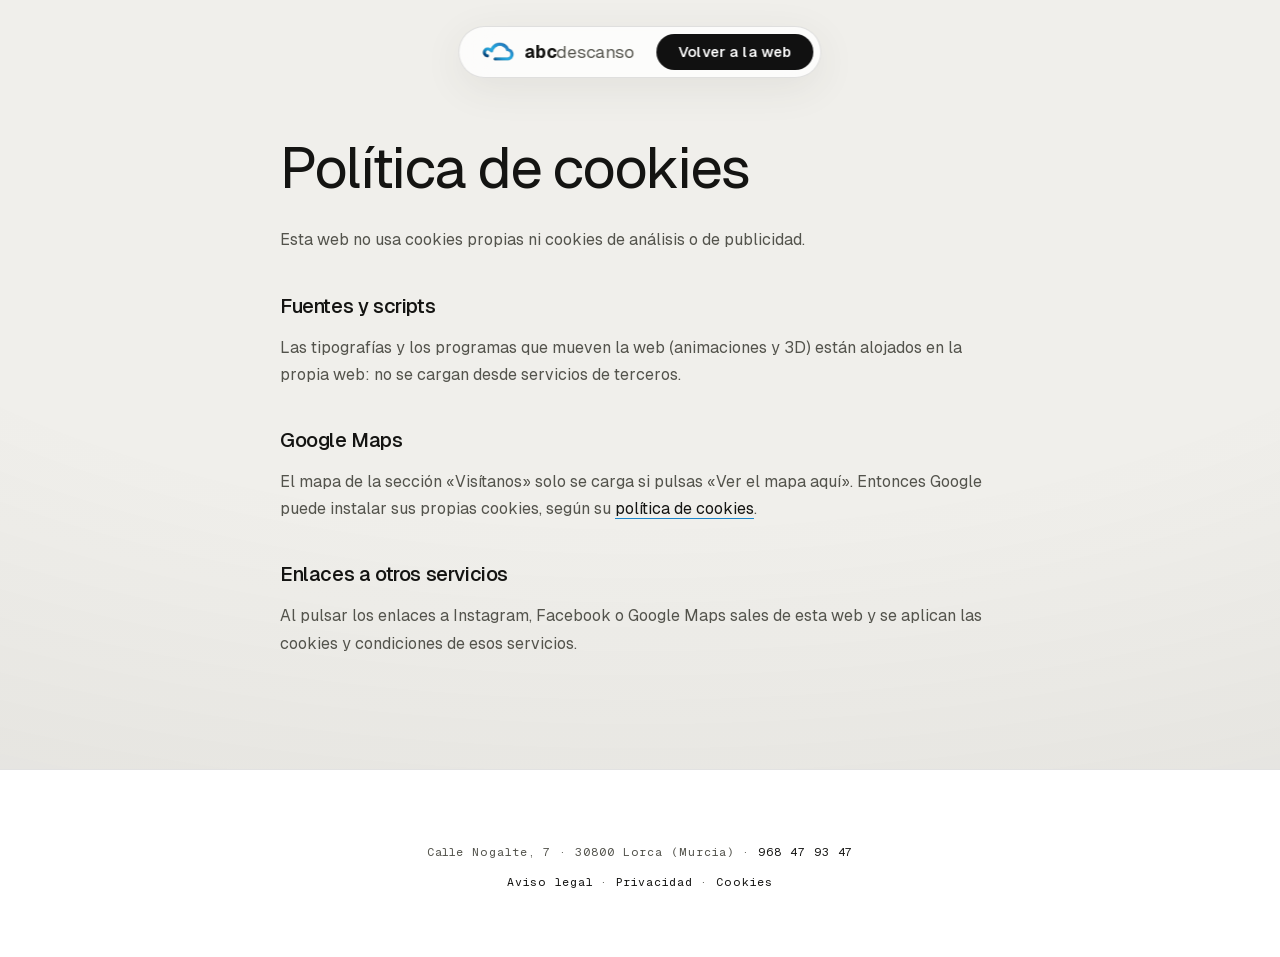
<file: cookies.html>
<!DOCTYPE html>
<html lang="es">
<head>
  <meta charset="UTF-8" />
  <meta name="viewport" content="width=device-width, initial-scale=1.0" />
  <title>Política de cookies · ABC Descanso</title>
  <meta name="robots" content="noindex" />
  <meta name="theme-color" content="#F0EFEB" />
  <link rel="icon" href="favicon.svg" type="image/svg+xml" />
  <link rel="stylesheet" href="estilos.css" />
  <style>
    .legal { position: relative; z-index: 5; max-width: 760px; margin: 0 auto; padding: 140px 20px 96px; }
    .legal h1 { margin: 0 0 0.5em; font-size: clamp(2.2rem, 6vw, 3.6rem); font-weight: 420; letter-spacing: -0.04em; line-height: 1; }
    .legal h2 { margin: 2em 0 0.5em; font-size: 1.25rem; font-weight: 520; letter-spacing: -0.02em; }
    .legal p, .legal li { line-height: 1.7; color: var(--niebla); }
    .legal ul { padding-left: 1.1em; }
    .legal a { color: var(--hueso); text-decoration-color: var(--azul); text-underline-offset: 4px; }
    .legal .actualizado { font-family: var(--mono); font-size: 0.7rem; letter-spacing: 0.18em; text-transform: uppercase; color: var(--tenue); }
  </style>
</head>
<body>
  <header class="pastilla" role="banner">
    <a class="marca" href="index.html" aria-label="ABC Descanso, inicio">
      <img class="marca-nube" src="img/nube.png" alt="" width="400" height="228" />
      <span class="marca-texto"><b>abc</b><span>descanso</span></span>
    </a>
    <a class="cta" href="index.html">Volver a la web</a>
  </header>
  <main class="legal">
    <h1>Política de cookies</h1>
    <p>Esta web no usa cookies propias ni cookies de análisis o de publicidad.</p>
    <h2>Fuentes y scripts</h2>
    <p>Las tipografías y los programas que mueven la web (animaciones y 3D) están alojados en la propia web: no se cargan desde servicios de terceros.</p>
    <h2>Google Maps</h2>
    <p>El mapa de la sección «Visítanos» solo se carga si pulsas «Ver el mapa aquí». Entonces Google puede instalar sus propias cookies, según su <a href="https://policies.google.com/technologies/cookies?hl=es" rel="noopener" target="_blank">política de cookies</a>.</p>
    <h2>Enlaces a otros servicios</h2>
    <p>Al pulsar los enlaces a Instagram, Facebook o Google Maps sales de esta web y se aplican las cookies y condiciones de esos servicios.</p>
  </main>
  <footer class="pie">
    <p class="pie-datos">Calle Nogalte, 7 · 30800 Lorca (Murcia) · <a href="tel:+34968479347">968 47 93 47</a></p>
    <p class="pie-datos pie-legal"><a href="aviso-legal.html">Aviso legal</a> · <a href="privacidad.html">Privacidad</a> · <a href="cookies.html">Cookies</a></p>
  </footer>
</body>
</html>
</file>
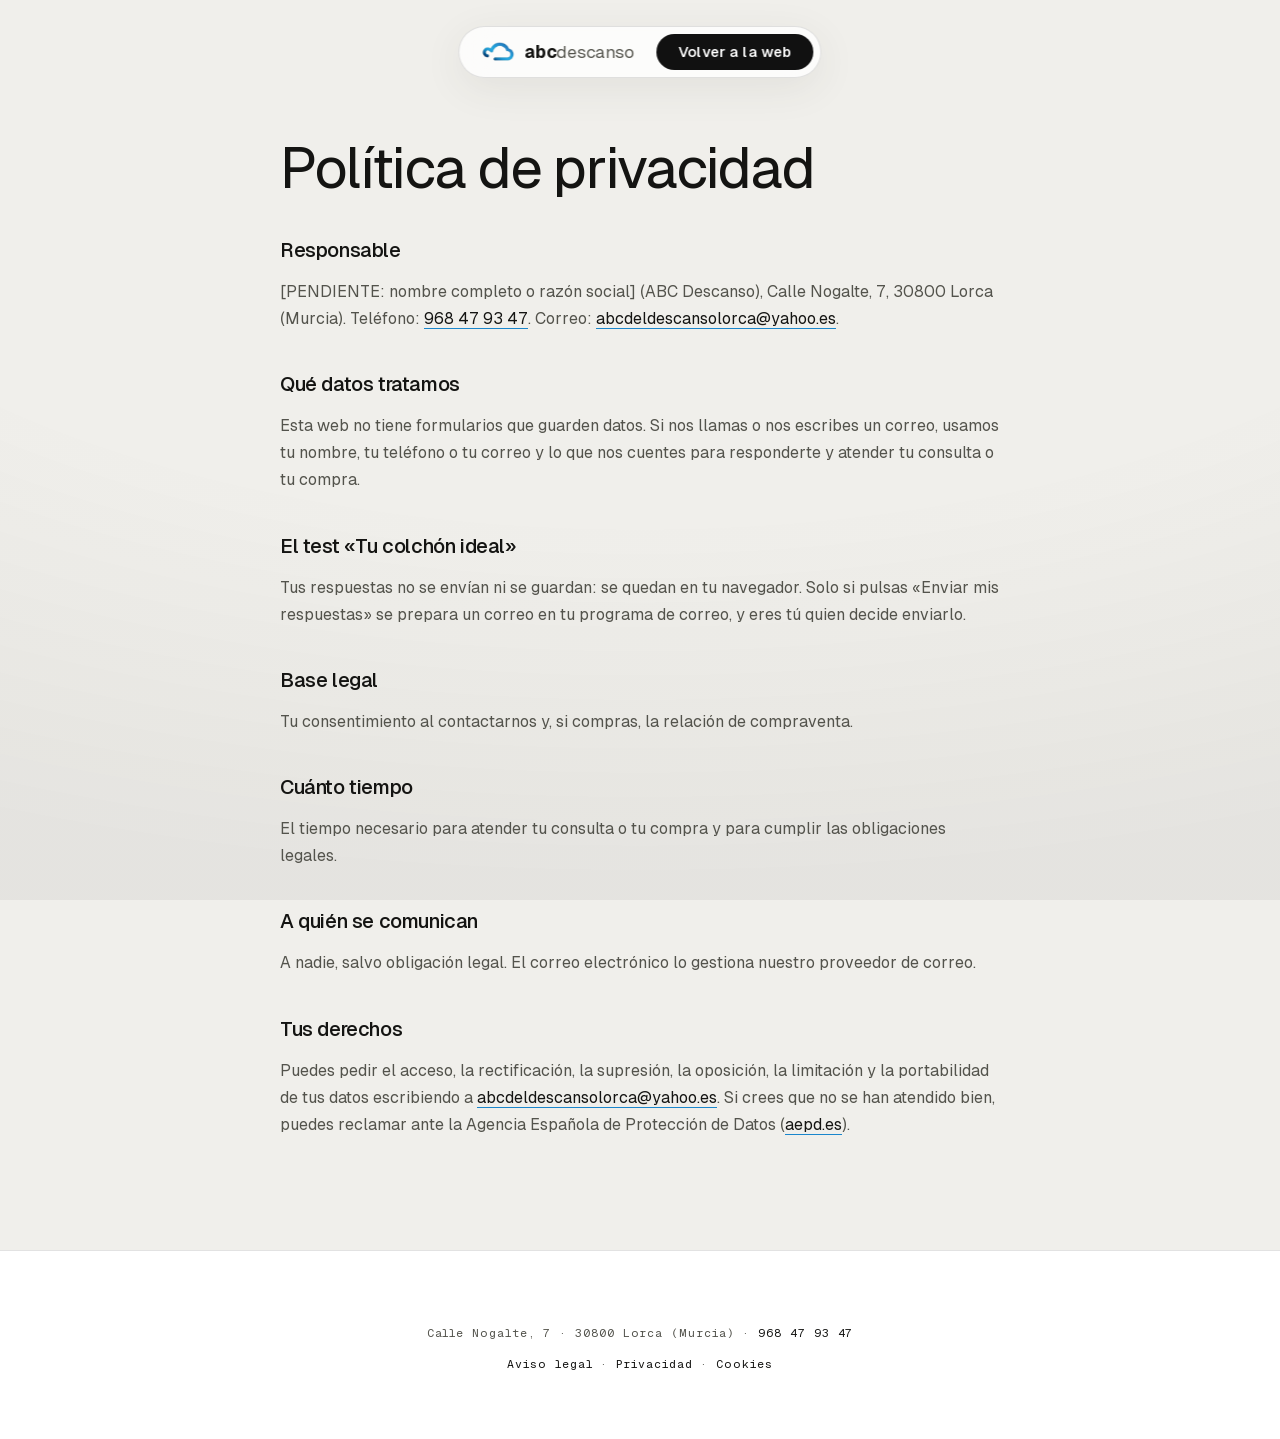
<file: privacidad.html>
<!DOCTYPE html>
<html lang="es">
<head>
  <meta charset="UTF-8" />
  <meta name="viewport" content="width=device-width, initial-scale=1.0" />
  <title>Política de privacidad · ABC Descanso</title>
  <meta name="robots" content="noindex" />
  <meta name="theme-color" content="#F0EFEB" />
  <link rel="icon" href="favicon.svg" type="image/svg+xml" />
  <link rel="stylesheet" href="estilos.css" />
  <style>
    .legal { position: relative; z-index: 5; max-width: 760px; margin: 0 auto; padding: 140px 20px 96px; }
    .legal h1 { margin: 0 0 0.5em; font-size: clamp(2.2rem, 6vw, 3.6rem); font-weight: 420; letter-spacing: -0.04em; line-height: 1; }
    .legal h2 { margin: 2em 0 0.5em; font-size: 1.25rem; font-weight: 520; letter-spacing: -0.02em; }
    .legal p, .legal li { line-height: 1.7; color: var(--niebla); }
    .legal ul { padding-left: 1.1em; }
    .legal a { color: var(--hueso); text-decoration-color: var(--azul); text-underline-offset: 4px; }
    .legal .actualizado { font-family: var(--mono); font-size: 0.7rem; letter-spacing: 0.18em; text-transform: uppercase; color: var(--tenue); }
  </style>
</head>
<body>
  <header class="pastilla" role="banner">
    <a class="marca" href="index.html" aria-label="ABC Descanso, inicio">
      <img class="marca-nube" src="img/nube.png" alt="" width="400" height="228" />
      <span class="marca-texto"><b>abc</b><span>descanso</span></span>
    </a>
    <a class="cta" href="index.html">Volver a la web</a>
  </header>
  <main class="legal">
    <h1>Política de privacidad</h1>
    <!-- [PENDIENTE: responsable (nombre o razón social) y NIF, los mismos que en el aviso legal] -->
    <h2>Responsable</h2>
    <p>[PENDIENTE: nombre completo o razón social] (ABC Descanso), Calle Nogalte, 7, 30800 Lorca (Murcia). Teléfono: <a href="tel:+34968479347">968 47 93 47</a>. Correo: <a href="mailto:abcdeldescansolorca@yahoo.es">abcdeldescansolorca@yahoo.es</a>.</p>
    <h2>Qué datos tratamos</h2>
    <p>Esta web no tiene formularios que guarden datos. Si nos llamas o nos escribes un correo, usamos tu nombre, tu teléfono o tu correo y lo que nos cuentes para responderte y atender tu consulta o tu compra.</p>
    <h2>El test «Tu colchón ideal»</h2>
    <p>Tus respuestas no se envían ni se guardan: se quedan en tu navegador. Solo si pulsas «Enviar mis respuestas» se prepara un correo en tu programa de correo, y eres tú quien decide enviarlo.</p>
    <h2>Base legal</h2>
    <p>Tu consentimiento al contactarnos y, si compras, la relación de compraventa.</p>
    <h2>Cuánto tiempo</h2>
    <p>El tiempo necesario para atender tu consulta o tu compra y para cumplir las obligaciones legales.</p>
    <h2>A quién se comunican</h2>
    <p>A nadie, salvo obligación legal. El correo electrónico lo gestiona nuestro proveedor de correo.</p>
    <h2>Tus derechos</h2>
    <p>Puedes pedir el acceso, la rectificación, la supresión, la oposición, la limitación y la portabilidad de tus datos escribiendo a <a href="mailto:abcdeldescansolorca@yahoo.es">abcdeldescansolorca@yahoo.es</a>. Si crees que no se han atendido bien, puedes reclamar ante la Agencia Española de Protección de Datos (<a href="https://www.aepd.es" rel="noopener" target="_blank">aepd.es</a>).</p>
  </main>
  <footer class="pie">
    <p class="pie-datos">Calle Nogalte, 7 · 30800 Lorca (Murcia) · <a href="tel:+34968479347">968 47 93 47</a></p>
    <p class="pie-datos pie-legal"><a href="aviso-legal.html">Aviso legal</a> · <a href="privacidad.html">Privacidad</a> · <a href="cookies.html">Cookies</a></p>
  </footer>
</body>
</html>
</file>
<file: js/lenis.css>
html.lenis,
html.lenis body {
  height: auto;
}

.lenis:not(.lenis-autoToggle).lenis-stopped {
  overflow: clip;
}

.lenis [data-lenis-prevent],
.lenis [data-lenis-prevent-wheel],
.lenis [data-lenis-prevent-touch],
.lenis [data-lenis-prevent-vertical],
.lenis [data-lenis-prevent-horizontal] {
  overscroll-behavior: contain;
}

.lenis.lenis-smooth iframe {
  pointer-events: none;
}

.lenis.lenis-autoToggle {
  transition-property: overflow;
  transition-duration: 1ms;
  transition-behavior: allow-discrete;
}
</file>
<file: estilos.css>
/* ============================================================
   ABC del Descanso · Colchones en Lorca
   Estructura de referencia: iyO One (tipográfica, producto despiezado)
   Color: claro de estudio al estilo Kave Home + azul de la nube del logo de ABC Descanso
   ============================================================ */

@font-face {
  font-family: "Geist";
  src: url("fuentes/Geist-Variable.woff2") format("woff2");
  font-weight: 100 900;
  font-display: swap;
  font-style: normal;
}
@font-face {
  font-family: "Geist Mono";
  src: url("fuentes/GeistMono-Variable.woff2") format("woff2");
  font-weight: 100 900;
  font-display: swap;
  font-style: normal;
}

:root {
  --negro: #f0efeb;      /* fondo de estudio (gris cálido muy claro, como Kave Home) */
  --blanco: #ffffff;     /* tarjetas y pie */
  --crema: #f7f6f4;
  --carbon: #e6e4de;     /* superficies */
  --hueso: #141412;      /* texto principal / nombre */
  --niebla: #53534c;     /* texto secundario (gris oliva) */
  --tenue: #7a7a71;      /* notas */
  --boton: #111111;      /* botón principal, negro */
  --azul: #1a86cc;       /* azul de la nube del logo (acento, detalles) */
  --celeste: #2fa6e4;    /* extremo claro del degradado del logo */
  --azul-hondo: #0f5a9c; /* extremo oscuro del degradado del logo */
  --azul-suave: rgba(47, 166, 228, 0.45);

  --borde: rgba(20, 20, 18, 0.12);
  --sans: "Geist", system-ui, -apple-system, "Segoe UI", sans-serif;
  --mono: "Geist Mono", ui-monospace, "SF Mono", Menlo, monospace;
}

*,
*::before,
*::after { box-sizing: border-box; }

html { scroll-behavior: smooth; }

body {
  margin: 0;
  min-height: 100vh;
  background: var(--negro);
  color: var(--hueso);
  font-family: var(--sans);
  -webkit-font-smoothing: antialiased;
  text-rendering: optimizeLegibility;
  overflow-x: hidden;
}

/* Vignette sutil para dar profundidad al fondo */
body::after {
  content: "";
  position: fixed;
  inset: 0;
  z-index: 1;
  pointer-events: none;
  background: radial-gradient(130% 90% at 50% 8%, transparent 55%, rgba(60, 58, 50, 0.06) 100%);
}

/* ---------- Fondo de ondas (canvas) ---------- */
#ondas {
  position: fixed;
  inset: 0;
  z-index: 0;
  opacity: var(--op-salida, 1);
  width: 100%;
  height: 100%;
  display: block;
}

/* ---------- Escena: disco + arcos ---------- */
.escena {
  position: fixed;
  inset: 0;
  z-index: 2;
  opacity: calc(var(--op-despiece, 1) * var(--op-salida, 1));
  overflow: hidden;
  pointer-events: none;
}

.arcos {
  position: absolute;
  inset: 0;
  width: 100%;
  height: 100%;
  overflow: visible;
}
.arcos circle {
  fill: none;
  stroke: rgba(20, 20, 18, 0.11);
  stroke-width: 1;
  vector-effect: non-scaling-stroke;
}
.arcos circle.acento {
  stroke: rgba(26, 134, 204, 0.55);
}

/* Disco oscuro que asoma por abajo (su borde superior marca la línea ~62% alto) */
.disco {
  position: absolute;
  left: 50%;
  top: 62svh;
  width: min(132vh, 168vw);
  aspect-ratio: 1 / 1;
  transform: translateX(-50%);
  border-radius: 50%;
  background:
    radial-gradient(56% 56% at 50% 28%, #fbfbf9 0%, #efede8 48%, #e3e1da 100%);
  box-shadow:
    inset 0 3px 2px rgba(255, 255, 255, 0.95),
    0 -30px 120px rgba(60, 58, 50, 0.07);
}
/* Halo cálido rozando el borde superior del disco */
.disco-brillo {
  position: absolute;
  left: 50%;
  top: 62svh;
  width: min(120vh, 150vw);
  height: 42vmin;
  transform: translate(-50%, -64%);
  pointer-events: none;
  background:
    radial-gradient(50% 62% at 50% 100%, rgba(255, 255, 255, 0.95) 0%, rgba(255, 255, 255, 0.35) 42%, transparent 72%);
  opacity: 0.8;
  filter: blur(8px);
}

/* ---------- Píldora flotante ---------- */
.pastilla {
  position: fixed;
  z-index: 20;
  top: clamp(14px, 2.2vw, 26px);
  left: 50%;
  transform: translateX(-50%);
  display: flex;
  align-items: center;
  gap: clamp(10px, 2vw, 22px);
  padding: 7px 7px 7px clamp(14px, 2.2vw, 22px);
  background: rgba(255, 255, 255, 0.78);
  border: 1px solid var(--borde);
  border-radius: 999px;
  backdrop-filter: blur(16px) saturate(1.2);
  -webkit-backdrop-filter: blur(16px) saturate(1.2);
  box-shadow: 0 10px 40px rgba(60, 58, 50, 0.08);
  max-width: calc(100vw - 24px);
}

.marca {
  display: inline-flex;
  align-items: center;
  gap: 9px;
  text-decoration: none;
  color: var(--hueso);
  white-space: nowrap;
}
/* Marca: la nube del logo real + palabra «abcdescanso» como en su logotipo */
.marca-nube {
  width: 34px;
  height: auto;
  display: block;
}
.marca-texto {
  font-size: clamp(0.98rem, 2vw, 1.08rem);
  letter-spacing: -0.01em;
}
.marca-texto b { font-weight: 700; }
.marca-texto span { font-weight: 380; color: var(--niebla); }

.cta {
  display: inline-flex;
  align-items: center;
  gap: 8px;
  padding: 9px clamp(16px, 2.2vw, 22px);
  border-radius: 999px;
  background: var(--boton);
  color: #fff;
  font-weight: 560;
  font-size: 0.92rem;
  letter-spacing: 0.01em;
  text-decoration: none;
  white-space: nowrap;
  transition: background 0.25s ease, transform 0.25s ease, box-shadow 0.25s ease;
}
.cta-punto {
  width: 7px;
  height: 7px;
  border-radius: 50%;
  background: var(--azul);
  box-shadow: 0 0 10px var(--azul);
}
.cta:hover {
  background: var(--azul-hondo);
  color: #fff;
  transform: translateY(-1px);
  box-shadow: 0 8px 26px rgba(47, 166, 228, 0.35);
}
.cta:hover .cta-punto { background: #fff; box-shadow: none; }

/* ---------- Portada + despiece (sección fijada) ---------- */
.producto {
  position: relative;
  z-index: 5;
  height: 420vh;
}
.pin {
  position: sticky;
  top: 0;
  height: 100vh;
  height: 100svh;
  overflow: hidden;
}
#render {
  position: absolute;
  inset: 0;
  width: 100%;
  height: 100%;
  display: block;
  opacity: 0;
}

.portada-texto {
  position: absolute;
  z-index: 3;
  left: 50%;
  top: clamp(92px, 16vh, 168px);
  transform: translateX(-50%);
  width: min(100% - 32px, 1200px);
  display: flex;
  flex-direction: column;
  align-items: center;
  text-align: center;
  will-change: opacity, transform;
}

.etiqueta {
  display: inline-flex;
  align-items: center;
  gap: 10px;
  margin: 0 0 clamp(16px, 2.4vw, 26px);
  font-family: var(--mono);
  font-size: clamp(0.62rem, 1.4vw, 0.72rem);
  font-weight: 500;
  text-transform: uppercase;
  letter-spacing: 0.34em;
  color: var(--niebla);
}
.etiqueta-punto {
  width: 6px;
  height: 6px;
  border-radius: 50%;
  background: var(--azul);
  box-shadow: 0 0 10px var(--azul-suave);
}

.nombre {
  margin: 0;
  max-width: 100%;
  font-weight: 400;
  line-height: 0.92;
  letter-spacing: -0.045em;
  font-size: clamp(2.6rem, 8.6vw, 7.6rem);
  color: var(--hueso);
  display: flex;
  flex-wrap: wrap;
  justify-content: center;
  gap: 0 0.28em;
  overflow-wrap: break-word;
}
.nombre-abc,
.nombre-dd { max-width: 100%; }
.nombre-abc { font-weight: 640; }
.nombre-dd { font-weight: 360; color: #2e2e2a; }

.frase {
  max-width: 40ch;
  margin: clamp(16px, 2.4vw, 26px) auto 0;
  font-size: clamp(0.98rem, 1.7vw, 1.2rem);
  font-weight: 350;
  line-height: 1.5;
  color: var(--niebla);
  text-wrap: balance;
}

/* Bloque «Por dentro» (aparece al despiezar) */
.por-dentro {
  position: absolute;
  z-index: 3;
  left: clamp(24px, 6vw, 96px);
  top: 50%;
  margin-top: -90px;
  max-width: 300px;
  opacity: 0;
  pointer-events: none;
}
.por-dentro-titulo {
  margin: 0;
  font-size: clamp(2rem, 4.2vw, 3.6rem);
  font-weight: 420;
  letter-spacing: -0.04em;
  line-height: 0.98;
  color: var(--hueso);
}
.por-dentro-nota {
  margin: 18px 0 0;
  font-size: 0.86rem;
  line-height: 1.5;
  color: var(--niebla);
}

/* Etiquetas de cada capa (JS las coloca junto a su capa) */
.capas-etiquetas {
  position: absolute;
  inset: 0;
  z-index: 4;
  margin: 0;
  padding: 0;
  list-style: none;
  pointer-events: none;
}
.capas-etiquetas li {
  position: absolute;
  left: 0;
  top: 0;
  display: grid;
  grid-template-columns: auto auto;
  column-gap: 10px;
  row-gap: 3px;
  align-items: baseline;
  max-width: 230px;
  opacity: 0;
  will-change: transform, opacity;
}
.capas-etiquetas .linea {
  position: absolute;
  top: 0.62em;
  height: 1px;
  background: linear-gradient(to right, rgba(20, 20, 18, 0.08), rgba(20, 20, 18, 0.45));
}
.capas-etiquetas .linea::before {
  content: "";
  position: absolute;
  left: -2px;
  top: -2px;
  width: 5px;
  height: 5px;
  border-radius: 50%;
  background: var(--azul);
  box-shadow: 0 0 8px var(--azul-suave);
}
.capas-etiquetas .num {
  font-family: var(--mono);
  font-size: 0.64rem;
  letter-spacing: 0.2em;
  color: var(--azul-hondo);
}
.capas-etiquetas .nom {
  font-family: var(--mono);
  font-size: 0.72rem;
  font-weight: 500;
  text-transform: uppercase;
  letter-spacing: 0.26em;
  color: var(--hueso);
}
.capas-etiquetas .desc {
  grid-column: 2;
  font-size: 0.82rem;
  line-height: 1.4;
  color: var(--niebla);
}

/* Pista de scroll */
.pista {
  position: absolute;
  z-index: 3;
  left: 50%;
  bottom: clamp(18px, 4vh, 40px);
  transform: translateX(-50%);
  display: flex;
  flex-direction: column;
  align-items: center;
  gap: 10px;
}
.pista-texto {
  font-family: var(--mono);
  font-size: 0.6rem;
  text-transform: uppercase;
  letter-spacing: 0.3em;
  color: var(--niebla);
}
.pista-linea {
  width: 1px;
  height: 34px;
  background: linear-gradient(to bottom, var(--niebla), transparent);
}

/* ---------- Secciones (después del despiece) ---------- */
.manifiesto,
.catalogo,
.asistente,
.ficha,
.faq,
.visita {
  position: relative;
  z-index: 5;
  max-width: 1440px;
  margin: 0 auto;
  padding: clamp(96px, 13vw, 190px) clamp(20px, 6vw, 96px);
}

.cabecera { margin-bottom: clamp(40px, 6vw, 84px); }
.titulo {
  margin: 0;
  font-size: clamp(2.5rem, 6.2vw, 6rem);
  font-weight: 420;
  letter-spacing: -0.045em;
  line-height: 0.95;
  color: var(--hueso);
}
.titulo-grande { font-size: clamp(3.2rem, 9vw, 8.6rem); }
.cabecera-txt {
  max-width: 34ch;
  margin: 22px 0 0;
  font-size: clamp(0.98rem, 1.4vw, 1.12rem);
  line-height: 1.55;
  color: var(--niebla);
}

/* Manifiesto */
.manifiesto {
  min-height: 92vh;
  display: flex;
  flex-direction: column;
  justify-content: center;
}
.manifiesto-texto {
  max-width: 20ch;
  margin: 0;
  font-size: clamp(2rem, 5vw, 4.6rem);
  font-weight: 400;
  letter-spacing: -0.04em;
  line-height: 1.06;
  color: var(--hueso);
}
.manifiesto-texto .palabra { opacity: 0.14; }

/* Qué encontrarás */
.tarjetas {
  display: grid;
  grid-template-columns: repeat(4, minmax(0, 1fr));
  gap: clamp(14px, 1.6vw, 22px);
}
.tarjeta {
  margin: 0;
  padding: 10px 10px 24px;
  border: 1px solid rgba(20, 20, 18, 0.06);
  border-radius: 24px;
  background: var(--blanco);
}
.foto {
  margin: 0;
  overflow: hidden;
  border-radius: 16px;
  background: var(--carbon);
}
.foto img {
  display: block;
  width: 100%;
  height: 100%;
  object-fit: cover;
}
.tarjeta .foto { aspect-ratio: 4 / 5; }
.tarjeta-num {
  margin: 20px 10px 6px;
  font-family: var(--mono);
  font-size: 0.66rem;
  letter-spacing: 0.22em;
  color: var(--azul-hondo);
}
.tarjeta-nom {
  margin: 0 10px;
  font-size: clamp(1.15rem, 1.6vw, 1.4rem);
  font-weight: 520;
  letter-spacing: -0.02em;
}
.tarjeta-txt {
  margin: 10px 10px 0;
  font-size: 0.93rem;
  line-height: 1.5;
  color: var(--niebla);
}

/* Montajes: fila horizontal que avanza al bajar (escritorio) */
.montajes { position: relative; z-index: 5; }
.montajes-pin {
  display: flex;
  align-items: center;
  gap: clamp(32px, 5vw, 80px);
  min-height: 100vh;
  min-height: 100svh;
  padding: 0 0 0 clamp(20px, 6vw, 96px);
  overflow: hidden;
}
.montajes-cab {
  flex: 0 0 clamp(260px, 26vw, 380px);
  margin: 0;
}
.montajes-pista {
  display: flex;
  gap: clamp(14px, 1.6vw, 22px);
  padding-right: clamp(20px, 6vw, 96px);
  will-change: transform;
}
.montaje {
  flex: 0 0 auto;
  width: clamp(260px, 30vw, 440px);
  margin: 0;
}
.montaje img {
  display: block;
  width: 100%;
  height: auto;          /* sin esto, el atributo height del <img> anula el aspect-ratio */
  aspect-ratio: 4 / 5;
  object-fit: cover;
  border-radius: 20px;
}
.montaje figcaption {
  margin-top: 14px;
  font-family: var(--mono);
  font-size: 0.68rem;
  line-height: 1.6;
  letter-spacing: 0.06em;
  color: var(--niebla);
}

/* Ficha de la tienda */
.ficha {
  display: grid;
  grid-template-columns: minmax(0, 1fr) minmax(0, 1.7fr);
  gap: clamp(32px, 5vw, 80px);
  align-items: start;
}
.ficha .cabecera { margin: 0; position: sticky; top: 120px; }
.ficha-lista { margin: 0; }
.ficha-fila {
  display: grid;
  grid-template-columns: clamp(110px, 14vw, 200px) minmax(0, 1fr);
  gap: 18px;
  padding: 22px 0;
  border-top: 1px solid var(--borde);
}
.ficha-fila:last-child { border-bottom: 1px solid var(--borde); }
.ficha-fila dt {
  padding-top: 4px;
  font-family: var(--mono);
  font-size: 0.66rem;
  font-weight: 500;
  text-transform: uppercase;
  letter-spacing: 0.24em;
  color: var(--niebla);
}
.ficha-fila dd {
  margin: 0;
  font-size: clamp(1rem, 1.5vw, 1.22rem);
  line-height: 1.5;
  color: var(--hueso);
  overflow-wrap: anywhere;
}
.ficha-fila a,
.visita a:not(.boton) { color: var(--hueso); text-decoration: underline; text-decoration-color: var(--azul); text-underline-offset: 4px; }

/* Visítanos */
.visita {
  display: grid;
  grid-template-columns: minmax(0, 1fr) minmax(0, 1fr);
  gap: clamp(32px, 5vw, 80px);
  align-items: center;
}
.visita-dir {
  margin: 26px 0 30px;
  font-size: clamp(1.05rem, 1.6vw, 1.3rem);
  color: var(--hueso);
}
.horario {
  width: 100%;
  max-width: 460px;
  border-collapse: collapse;
}
.horario caption {
  text-align: left;
  padding-bottom: 12px;
  font-family: var(--mono);
  font-size: 0.66rem;
  text-transform: uppercase;
  letter-spacing: 0.24em;
  color: var(--niebla);
}
.horario th,
.horario td {
  padding: 13px 0;
  border-top: 1px solid var(--borde);
  font-size: 0.98rem;
  text-align: left;
}
.horario th { font-weight: 400; color: var(--niebla); }
.horario td { color: var(--hueso); text-align: right; font-variant-numeric: tabular-nums; }
.visita-nota {
  margin: 14px 0 0;
  font-size: 0.86rem;
  color: var(--tenue);
}
.botones {
  display: flex;
  flex-wrap: wrap;
  gap: 10px;
  margin-top: 32px;
}
.boton {
  display: inline-flex;
  align-items: center;
  gap: 9px;
  padding: 14px 22px;
  border: 1px solid rgba(20, 20, 18, 0.25);
  border-radius: 999px;
  color: var(--hueso);
  font-size: 0.95rem;
  font-weight: 500;
  text-decoration: none;
  transition: background 0.25s ease, border-color 0.25s ease, color 0.25s ease;
}
.boton:hover { border-color: var(--azul); background: rgba(26, 134, 204, 0.12); }
.boton-principal { background: var(--boton); border-color: var(--boton); color: #fff; }
.boton-principal:hover { background: var(--azul-hondo); border-color: var(--azul-hondo); color: #fff; }
.boton-principal:hover .cta-punto { background: #fff; box-shadow: none; }
.visita-foto { border-radius: 24px; aspect-ratio: 843 / 360; }

/* Pie */
.pie {
  position: relative;
  z-index: 5;
  padding: 72px 20px 64px;
  text-align: center;
  border-top: 1px solid var(--borde);
  background: var(--blanco);
}
.pie-logo {
  display: block;
  width: 170px;
  height: auto;
  margin: 0 auto 26px;
}
.pie-datos {
  margin: 0;
  font-family: var(--mono);
  font-size: 0.72rem;
  line-height: 1.8;
  letter-spacing: 0.08em;
  color: var(--niebla);
}
.pie-datos a { color: var(--hueso); text-decoration: none; }
.pie-redes { margin-top: 6px; }

@media (max-width: 1100px) {
  .tarjetas { grid-template-columns: repeat(2, minmax(0, 1fr)); }
  .ficha,
  .visita { grid-template-columns: minmax(0, 1fr); }
  .ficha .cabecera { position: static; }
  .faq { grid-template-columns: minmax(0, 1fr); }
  .faq .cabecera { position: static; }
}

/* ---------- Enlace con flecha ---------- */
.enlace-flecha {
  color: var(--hueso);
  font-weight: 500;
  text-decoration: underline;
  text-decoration-color: var(--azul);
  text-underline-offset: 4px;
}
.enlace-flecha::after { content: " →"; }

/* ---------- Pantalla de carga ---------- */
.cargador {
  position: fixed;
  inset: 0;
  z-index: 100;
  display: grid;
  place-content: center;
  justify-items: center;
  gap: 22px;
  background: var(--negro);
  transition: opacity 0.6s ease, visibility 0.6s ease;
  /* si el JS no llega, se retira sola */
  animation: cargador-fuera 0.5s ease 4s forwards;
}
.cargador.fuera { opacity: 0; visibility: hidden; }
@keyframes cargador-fuera { to { opacity: 0; visibility: hidden; } }
.cargador-nube {
  width: 92px;
  height: auto;
  animation: respirar 1.6s ease-in-out infinite;
}
@keyframes respirar { 50% { transform: translateY(-4px); opacity: 0.8; } }
.cargador-barra {
  width: 120px;
  height: 2px;
  overflow: hidden;
  border-radius: 2px;
  background: rgba(20, 20, 18, 0.1);
}
.cargador-barra span {
  display: block;
  width: 40%;
  height: 100%;
  background: var(--azul);
  animation: barra 1.1s ease-in-out infinite;
}
@keyframes barra { from { transform: translateX(-100%); } to { transform: translateX(260%); } }

/* Scroll suave con Lenis: sin el smooth nativo encima */
html.lenis { scroll-behavior: auto; }
.lenis.lenis-smooth .mapa iframe { pointer-events: auto; }

/* ---------- Asistente: tu colchón ideal ---------- */
.test {
  position: relative;
  max-width: 980px;
  overflow: hidden;
  padding: clamp(26px, 4.4vw, 60px);
  border: 1px solid rgba(20, 20, 18, 0.06);
  border-radius: 28px;
  background: var(--blanco);
  box-shadow: 0 30px 80px rgba(60, 58, 50, 0.06);
}
.test-barra {
  position: absolute;
  top: 0;
  left: 0;
  right: 0;
  height: 3px;
  background: rgba(20, 20, 18, 0.06);
}
.test-barra span {
  display: block;
  width: 0;
  height: 100%;
  background: var(--azul);
  transition: width 0.5s cubic-bezier(0.2, 0.7, 0.2, 1);
}
.paso {
  min-width: 0;
  margin: 0;
  padding: 0;
  border: 0;
}
.paso legend {
  display: block;
  margin-bottom: clamp(22px, 3vw, 36px);
  padding: 0;
  font-size: clamp(1.6rem, 3.4vw, 2.6rem);
  font-weight: 420;
  letter-spacing: -0.035em;
  line-height: 1.1;
}
.paso-num {
  display: block;
  margin: 0 0 14px;
  font-family: var(--mono);
  font-size: 0.66rem;
  font-weight: 500;
  letter-spacing: 0.24em;
  text-transform: uppercase;
  color: var(--azul-hondo);
}
.opciones {
  display: flex;
  flex-wrap: wrap;
  gap: 10px;
}
.opcion {
  appearance: none;
  padding: 16px 24px;
  border: 1px solid rgba(20, 20, 18, 0.16);
  border-radius: 999px;
  background: var(--crema);
  color: var(--hueso);
  font: inherit;
  font-size: 1rem;
  cursor: pointer;
  transition: background 0.2s ease, border-color 0.2s ease, color 0.2s ease, transform 0.2s ease;
}
.opcion:hover { border-color: var(--hueso); transform: translateY(-1px); }
.opcion[aria-pressed="true"] { border-color: var(--boton); background: var(--boton); color: #fff; }
.opcion:focus-visible,
.boton:focus-visible,
.cta:focus-visible,
.test-atras:focus-visible,
.faq-item summary:focus-visible {
  outline: 2px solid var(--azul);
  outline-offset: 3px;
}
.entra { animation: entra 0.45s cubic-bezier(0.2, 0.7, 0.2, 1); }
@keyframes entra { from { opacity: 0; transform: translateY(14px); } }
.test-pie {
  display: flex;
  align-items: center;
  justify-content: space-between;
  gap: 16px;
  min-height: 24px;
  margin-top: 28px;
}
.test-atras {
  appearance: none;
  padding: 6px 0;
  border: 0;
  background: none;
  color: var(--niebla);
  font: inherit;
  cursor: pointer;
}
.test-atras:hover { color: var(--hueso); }
/* aviso para lectores de pantalla: no se ve */
.test-aviso {
  position: absolute;
  width: 1px;
  height: 1px;
  margin: -1px;
  overflow: hidden;
  clip: rect(0 0 0 0);
  white-space: nowrap;
}
.resultado:focus { outline: none; }
.resultado-fichas {
  display: grid;
  grid-template-columns: repeat(3, minmax(0, 1fr));
  gap: 12px;
  margin: 6px 0 26px;
}
.resultado-fichas div {
  padding: 18px 20px;
  border-radius: 18px;
  background: var(--negro);
}
.resultado-fichas span {
  display: block;
  margin-bottom: 8px;
  font-family: var(--mono);
  font-size: 0.62rem;
  letter-spacing: 0.22em;
  text-transform: uppercase;
  color: var(--niebla);
}
.resultado-fichas strong {
  font-size: clamp(1.05rem, 1.8vw, 1.35rem);
  font-weight: 520;
  letter-spacing: -0.02em;
}
.resultado-motivos {
  margin: 0;
  padding-left: 1.1em;
  line-height: 1.6;
  color: var(--niebla);
}
.resultado-motivos li + li { margin-top: 6px; }
.resultado-nota { margin: 18px 0 0; font-size: 0.86rem; color: var(--tenue); }
.resultado .botones { margin-top: 26px; }
button.boton { font: inherit; background: transparent; cursor: pointer; }

/* ---------- Preguntas frecuentes ---------- */
.faq {
  display: grid;
  grid-template-columns: minmax(0, 1fr) minmax(0, 1.7fr);
  gap: clamp(32px, 5vw, 80px);
  align-items: start;
}
.faq .cabecera { margin: 0; position: sticky; top: 120px; }
.faq-item { border-top: 1px solid var(--borde); }
.faq-item:last-child { border-bottom: 1px solid var(--borde); }
.faq-item summary {
  display: flex;
  align-items: center;
  justify-content: space-between;
  gap: 20px;
  padding: 24px 0;
  font-size: clamp(1.05rem, 1.6vw, 1.3rem);
  font-weight: 480;
  letter-spacing: -0.015em;
  list-style: none;
  cursor: pointer;
}
.faq-item summary::-webkit-details-marker { display: none; }
.faq-item summary::after {
  content: "+";
  flex: none;
  font-family: var(--mono);
  font-size: 1.3rem;
  color: var(--azul-hondo);
  transition: transform 0.3s ease;
}
.faq-item[open] summary::after { transform: rotate(45deg); }
.faq-item p {
  max-width: 60ch;
  margin: 0 0 24px;
  line-height: 1.6;
  color: var(--niebla);
}
.faq-item a { color: var(--hueso); text-decoration-color: var(--azul); text-underline-offset: 4px; }

/* ---------- Abierto ahora ---------- */
.estado {
  display: inline-flex;
  align-items: center;
  gap: 10px;
  margin: 26px 0 0;
  padding: 8px 15px;
  border: 1px solid rgba(20, 20, 18, 0.08);
  border-radius: 999px;
  background: var(--blanco);
  font-size: 0.92rem;
  color: var(--hueso);
}
.estado-punto {
  width: 8px;
  height: 8px;
  border-radius: 50%;
  background: var(--tenue);
}
.estado.abierto .estado-punto { background: #2f8f5b; box-shadow: 0 0 0 4px rgba(47, 143, 91, 0.16); }

/* ---------- Mapa (se carga al pulsar) ---------- */
.visita-medios { display: grid; gap: 16px; }
.mapa {
  position: relative;
  aspect-ratio: 16 / 7;
  overflow: hidden;
  border-radius: 24px;
  background-color: #e8e6e0;
  background-image:
    linear-gradient(32deg, transparent 46%, rgba(255, 255, 255, 0.95) 46% 54%, transparent 54%),
    linear-gradient(-58deg, transparent 47.5%, rgba(255, 255, 255, 0.8) 47.5% 52.5%, transparent 52.5%),
    linear-gradient(90deg, rgba(20, 20, 18, 0.05) 1px, transparent 1px),
    linear-gradient(rgba(20, 20, 18, 0.05) 1px, transparent 1px);
  background-size: 100% 100%, 100% 100%, 28px 28px, 28px 28px;
}
.mapa-portada {
  position: absolute;
  inset: 0;
  display: grid;
  place-content: center;
  justify-items: center;
  gap: 10px;
  padding: 20px;
  text-align: center;
}
.mapa-pin {
  position: relative;
  width: 22px;
  height: 22px;
  margin-bottom: 4px;
  border-radius: 50% 50% 50% 0;
  background: var(--azul);
  transform: rotate(-45deg);
  box-shadow: 0 6px 14px rgba(15, 90, 156, 0.35);
}
.mapa-pin::after {
  content: "";
  position: absolute;
  inset: 7px;
  border-radius: 50%;
  background: #fff;
}
.mapa-dir { margin: 0; font-weight: 520; }
.mapa .boton { background: var(--blanco); }
.mapa-nota { margin: 0; font-size: 0.78rem; color: var(--niebla); }
.mapa iframe {
  position: absolute;
  inset: 0;
  width: 100%;
  height: 100%;
  border: 0;
}
.pie-legal { margin-top: 10px; }

/* Sin WebGL: portada estática */
.sin-3d .producto { height: auto; }
.sin-3d .pin { height: 100svh; }
.sin-3d #render,
.sin-3d .por-dentro,
.sin-3d .capas-etiquetas { display: none; }

/* ---------- Estado inicial de animación (JS lo revela) ---------- */
.js-anim .portada-texto .etiqueta,
.js-anim .nombre-abc,
.js-anim .nombre-dd,
.js-anim .frase { opacity: 0; }

/* ---------- Responsivo ---------- */
@media (max-width: 700px) {
  .marca-nube { width: 30px; }
  .marca-texto { font-size: 0.95rem; }
  .producto { height: 360vh; }
  .portada-texto { top: clamp(84px, 13vh, 120px); }
  .nombre {
    line-height: 0.98;
    font-size: clamp(2.4rem, 12vw, 3.6rem);
    letter-spacing: -0.035em;
  }
  .frase { max-width: 30ch; font-size: 0.95rem; }
  .disco-brillo { opacity: 0.42; }
  .por-dentro {
    left: 20px;
    right: 20px;
    top: clamp(84px, 12vh, 120px);
    margin-top: 0;
    max-width: none;
  }
  .por-dentro-titulo { font-size: 2rem; }
  .por-dentro-nota { margin-top: 10px; font-size: 0.78rem; }
  .capas-etiquetas li { max-width: 120px; column-gap: 6px; }
  .capas-etiquetas .desc { display: none; }
  .capas-etiquetas .num { font-size: 0.58rem; }
  .capas-etiquetas .nom { font-size: 0.62rem; letter-spacing: 0.18em; }

  .tarjetas { grid-template-columns: minmax(0, 1fr); }
  .tarjeta .foto { aspect-ratio: 5 / 4; }
  .montajes-pin {
    display: block;
    min-height: 0;
    padding: clamp(72px, 16vw, 110px) 0;
  }
  .montajes-cab { padding: 0 20px; margin-bottom: 32px; }
  .montajes-pista {
    overflow-x: auto;
    scroll-snap-type: x mandatory;
    scroll-padding-inline: 20px;
    padding: 0 20px 8px;
    scrollbar-width: none;
  }
  .montajes-pista::-webkit-scrollbar { display: none; }
  .montaje { width: 76vw; scroll-snap-align: start; }
  .ficha-fila { grid-template-columns: minmax(0, 1fr); gap: 6px; padding: 18px 0; }
  .botones { flex-direction: column; align-items: stretch; }
  .boton { justify-content: center; }
  .test { border-radius: 22px; }
  .opcion { flex: 1 1 calc(50% - 5px); padding: 15px 14px; text-align: center; }
  .resultado-fichas { grid-template-columns: minmax(0, 1fr); }
  .mapa { aspect-ratio: 4 / 3; }
}

/* ---------- Accesibilidad: movimiento reducido ---------- */
@media (prefers-reduced-motion: reduce) {
  html { scroll-behavior: auto; }
  .cargador { display: none; }
  .js-anim .portada-texto .etiqueta,
  .js-anim .nombre-abc,
  .js-anim .nombre-dd,
  .js-anim .frase { opacity: 1; }
  * { animation: none !important; transition: none !important; }
}
</file>
